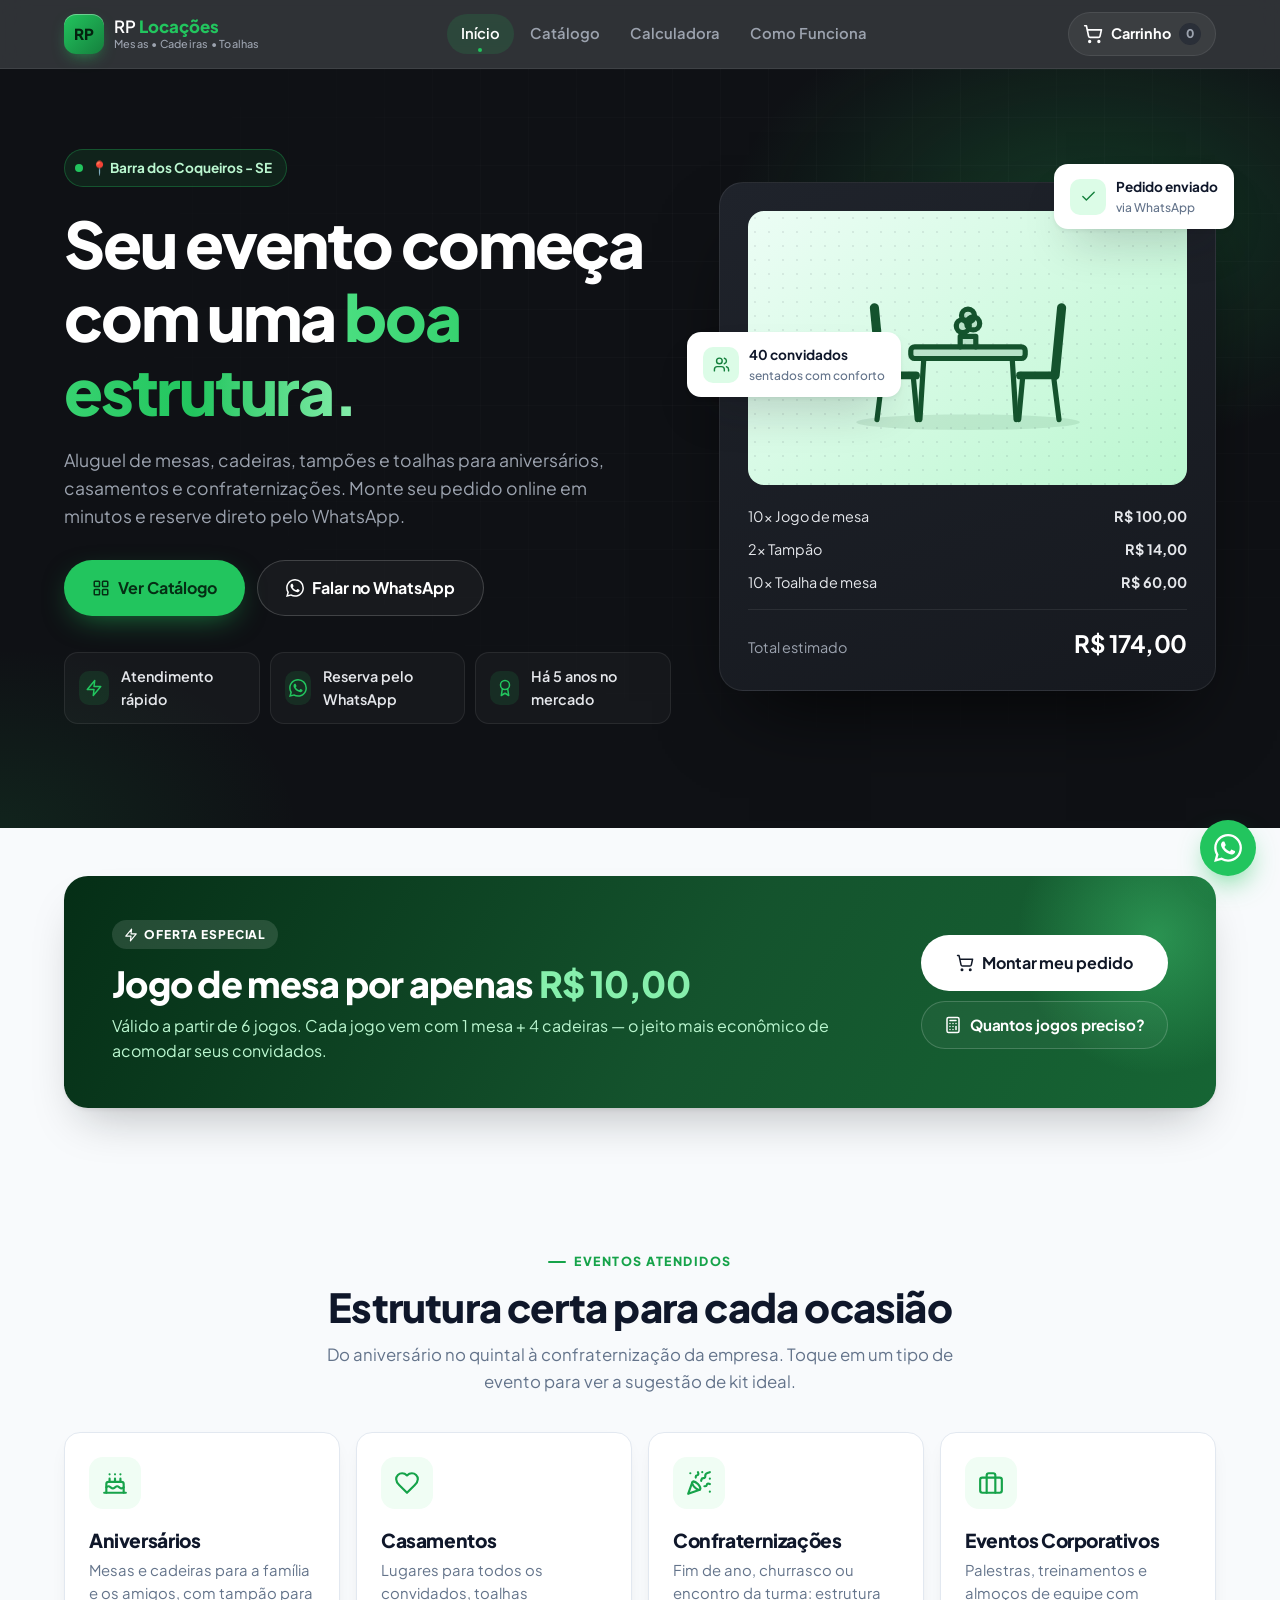
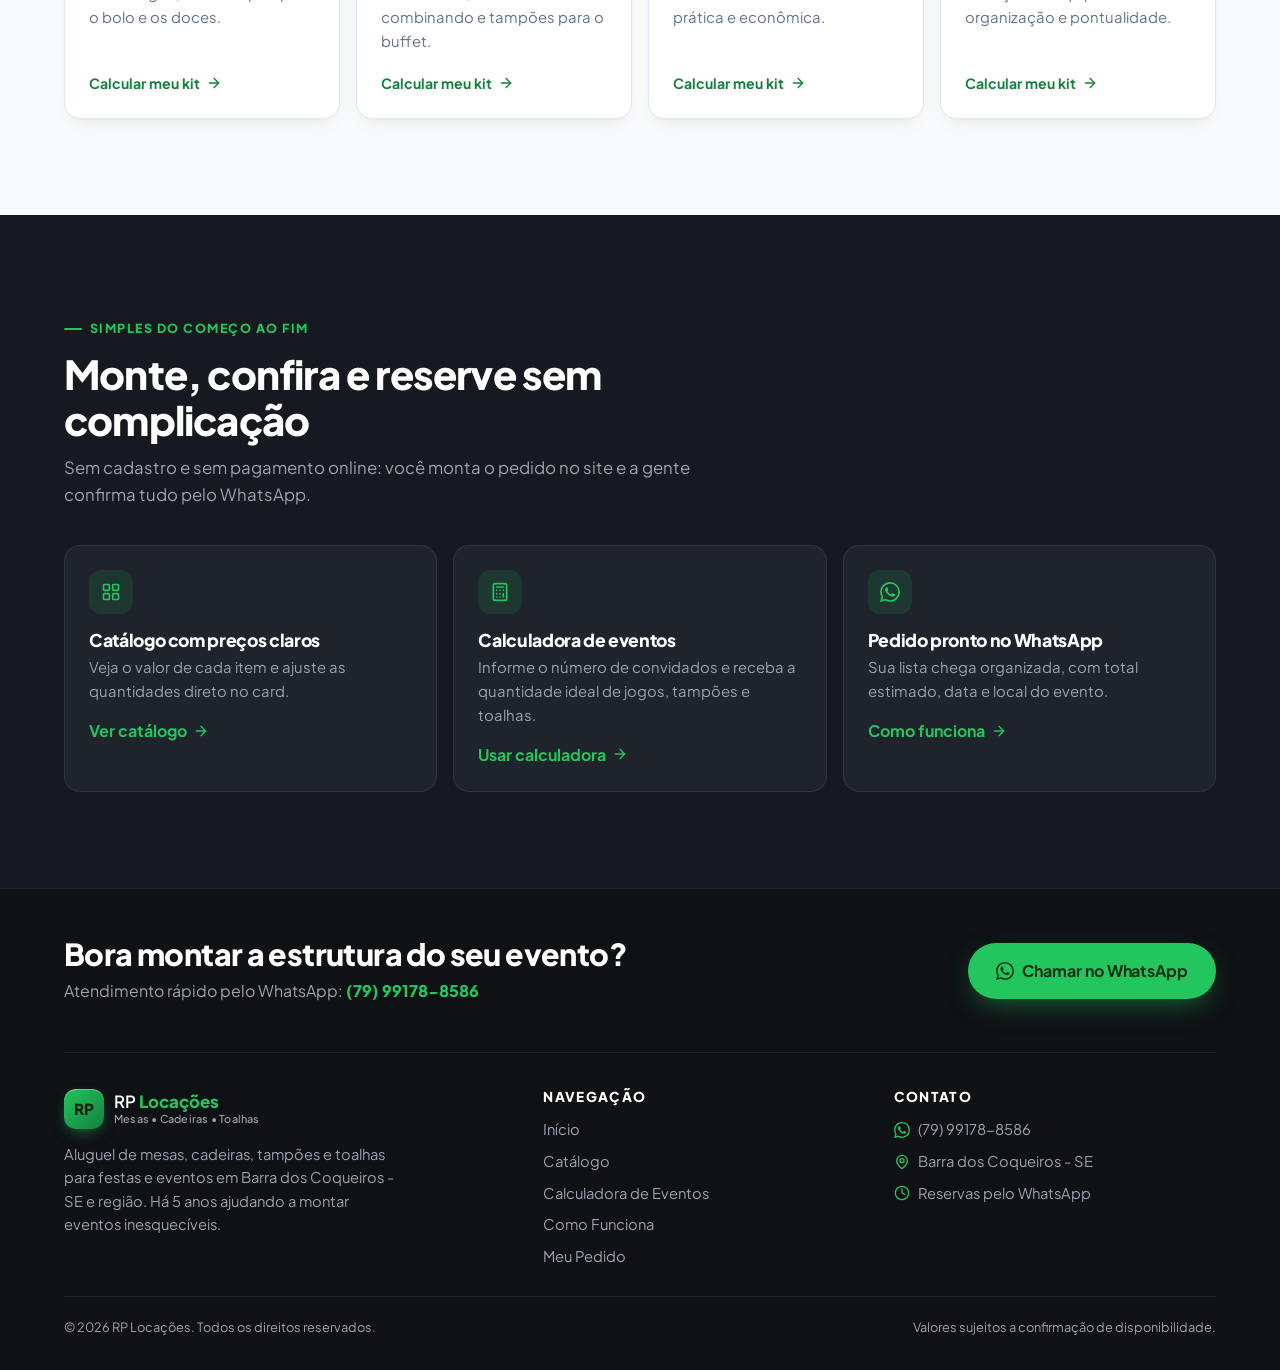
<file: rp-locacoes/index.html>
<!DOCTYPE html>
<html lang="pt-BR">
<head>
  <meta charset="UTF-8">
  <meta name="viewport" content="width=device-width, initial-scale=1.0">
  <title>RP Locações | Mesas, cadeiras e toalhas para eventos em Barra dos Coqueiros - SE</title>
  <meta name="description" content="Aluguel de mesas, cadeiras, tampões e toalhas para festas e eventos em Barra dos Coqueiros - SE. Jogo de mesa a partir de R$ 10,00. Reserve pelo WhatsApp.">
  <meta name="theme-color" content="#0F1115">
  <meta property="og:title" content="RP Locações | Mesas, cadeiras e toalhas para eventos em Barra dos Coqueiros - SE">
  <meta property="og:description" content="Aluguel de mesas, cadeiras, tampões e toalhas para festas e eventos em Barra dos Coqueiros - SE. Jogo de mesa a partir de R$ 10,00. Reserve pelo WhatsApp.">
  <meta property="og:locale" content="pt_BR">
  <link rel="icon" href="img/favicon.svg" type="image/svg+xml">
  <link rel="preconnect" href="https://fonts.googleapis.com">
  <link rel="preconnect" href="https://fonts.gstatic.com" crossorigin>
  <link href="https://fonts.googleapis.com/css2?family=Plus+Jakarta+Sans:wght@400;500;600;700;800&display=swap" rel="stylesheet">
  <link rel="stylesheet" href="css/style.css">
</head>
<body data-page="inicio">
  <a class="skip-link" href="#conteudo">Pular para o conteúdo</a>

  <!-- ===================== CABEÇALHO (igual em todas as páginas) ===================== -->
  <header class="site-header">
    <div class="container header-inner">
      <a href="index.html" class="logo" aria-label="RP Locações — página inicial">
        <span class="logo-mark">RP</span>
        <span class="logo-text"><span>RP <strong>Locações</strong></span><small>Mesas • Cadeiras • Toalhas</small></span>
      </a>

      <nav class="main-nav" aria-label="Navegação principal">
        <a href="index.html" data-nav="inicio" aria-current="page">Início</a>
        <a href="catalogo.html" data-nav="catalogo">Catálogo</a>
        <a href="calculadora.html" data-nav="calculadora">Calculadora</a>
        <a href="como-funciona.html" data-nav="como-funciona">Como Funciona</a>
      </nav>

      <div class="header-actions">
        <button type="button" class="cart-btn" data-cart-open aria-label="Abrir carrinho" aria-controls="cart-drawer">
          <i data-icon="cart"></i>
          <span class="cart-btn-label">Carrinho</span>
          <span class="cart-count" data-cart-count>0</span>
        </button>
        <button type="button" class="menu-toggle" aria-expanded="false" aria-controls="mobile-menu" aria-label="Abrir menu">
          <span></span><span></span><span></span>
        </button>
      </div>
    </div>

    <div class="mobile-menu" id="mobile-menu">
      <nav aria-label="Navegação principal (celular)">
        <a href="index.html" data-nav="inicio" aria-current="page"><i data-icon="home"></i>Início</a>
        <a href="catalogo.html" data-nav="catalogo"><i data-icon="grid"></i>Catálogo</a>
        <a href="calculadora.html" data-nav="calculadora"><i data-icon="calculator"></i>Calculadora</a>
        <a href="como-funciona.html" data-nav="como-funciona"><i data-icon="help"></i>Como Funciona</a>
        <a href="carrinho.html" data-nav="carrinho"><i data-icon="cart"></i>Meu Pedido</a>
      </nav>
      <a class="btn btn-primary btn-block" data-wa="Olá, RP Locações! Gostaria de mais informações."><i data-icon="whatsapp"></i>Falar no WhatsApp</a>
    </div>
  </header>

  <main id="conteudo">
    <!-- ===================== HERO ===================== -->
    <section class="hero">
      <div class="container hero-grid">
        <div>
          <span class="badge-location"><span class="dot"></span>📍 Barra dos Coqueiros - SE</span>
          <h1>Seu evento começa com uma <span class="accent">boa estrutura.</span></h1>
          <p class="hero-sub">Aluguel de mesas, cadeiras, tampões e toalhas para aniversários, casamentos e confraternizações. Monte seu pedido online em minutos e reserve direto pelo WhatsApp.</p>
          <div class="hero-actions">
            <a href="catalogo.html" class="btn btn-primary btn-lg"><i data-icon="grid"></i>Ver Catálogo</a>
            <a class="btn btn-ghost btn-lg" data-wa="Olá, RP Locações! Gostaria de fazer um orçamento para o meu evento."><i data-icon="whatsapp"></i>Falar no WhatsApp</a>
          </div>

          <ul class="trust-row" aria-label="Por que escolher a RP Locações">
            <li class="trust-item"><span class="trust-ic"><i data-icon="zap"></i></span>Atendimento rápido</li>
            <li class="trust-item"><span class="trust-ic"><i data-icon="whatsapp"></i></span>Reserva pelo WhatsApp</li>
            <li class="trust-item"><span class="trust-ic"><i data-icon="award"></i></span>Há 5 anos no mercado</li>
          </ul>
        </div>

        <!-- Visual decorativo: prévia de um pedido -->
        <div class="hero-visual" aria-hidden="true">
          <div class="hero-card">
            <div class="ph ph-jogos" style="position:relative;aspect-ratio:16/10;border-radius:16px;overflow:hidden">
              <svg class="ph-art" viewBox="0 0 200 135" fill="none" stroke="currentColor" stroke-width="4" stroke-linecap="round" stroke-linejoin="round">
                <ellipse cx="100" cy="124" rx="86" ry="6" fill="currentColor" fill-opacity=".1" stroke="none"/>
                <path d="M28 36 L33 88" stroke-width="7"/><path d="M33 88 H60" stroke-width="6"/><path d="M34 90 L30 122 M58 90 L61 122"/>
                <path d="M172 36 L167 88" stroke-width="7"/><path d="M167 88 H140" stroke-width="6"/><path d="M166 90 L170 122 M142 90 L139 122"/>
                <rect x="56" y="66" width="88" height="9" rx="3" fill="currentColor" fill-opacity=".14"/><path d="M66 75 L63 122 M134 75 L137 122"/>
                <path d="M94 66 v-8 h12 v8" fill="currentColor" fill-opacity=".14"/><circle cx="96" cy="50" r="5" fill="currentColor" fill-opacity=".14"/><circle cx="104" cy="48" r="5" fill="currentColor" fill-opacity=".14"/><circle cx="100" cy="42" r="5" fill="currentColor" fill-opacity=".14"/>
              </svg>
            </div>
            <div style="margin-top:20px;display:grid;gap:10px;font-size:.9rem">
              <div style="display:flex;justify-content:space-between;color:#E5E7EB"><span>10x Jogo de mesa</span><b>R$ 100,00</b></div>
              <div style="display:flex;justify-content:space-between;color:#E5E7EB"><span>2x Tampão</span><b>R$ 14,00</b></div>
              <div style="display:flex;justify-content:space-between;color:#E5E7EB"><span>10x Toalha de mesa</span><b>R$ 60,00</b></div>
              <div style="height:1px;background:rgba(255,255,255,.08);margin:4px 0"></div>
              <div style="display:flex;justify-content:space-between;align-items:baseline;color:#fff"><span style="color:#9CA3AF">Total estimado</span><b style="font-size:1.5rem;letter-spacing:-.02em">R$ 174,00</b></div>
            </div>
          </div>
          <div class="hero-float f1"><span class="hf-ic"><i data-icon="users"></i></span><div>40 convidados<small>sentados com conforto</small></div></div>
          <div class="hero-float f2"><span class="hf-ic"><i data-icon="check"></i></span><div>Pedido enviado<small>via WhatsApp</small></div></div>
        </div>
      </div>
    </section>

    <!-- ===================== PROMOÇÃO ===================== -->
    <section class="section-sm" style="padding-top:48px">
      <div class="container">
        <div class="promo reveal">
          <div>
            <span class="promo-tag"><i data-icon="zap"></i>Oferta especial</span>
            <h2>Jogo de mesa por apenas <span class="promo-price">R$ 10,00</span></h2>
            <p>Válido a partir de 6 jogos. Cada jogo vem com 1 mesa + 4 cadeiras — o jeito mais econômico de acomodar seus convidados.</p>
          </div>
          <div class="promo-actions">
            <a href="catalogo.html?categoria=jogos" class="btn btn-light btn-lg"><i data-icon="cart"></i>Montar meu pedido</a>
            <a href="calculadora.html" class="btn btn-ghost"><i data-icon="calculator"></i>Quantos jogos preciso?</a>
          </div>
        </div>
      </div>
    </section>

    <!-- ===================== TIPOS DE EVENTOS ===================== -->
    <section class="section">
      <div class="container">
        <div class="section-head center reveal">
          <span class="eyebrow">Eventos atendidos</span>
          <h2 class="section-title">Estrutura certa para cada ocasião</h2>
          <p class="section-sub">Do aniversário no quintal à confraternização da empresa. Toque em um tipo de evento para ver a sugestão de kit ideal.</p>
        </div>

        <div class="events-grid">
          <a href="calculadora.html?tipo=informal&amp;convidados=50" class="event-card reveal">
            <span class="ev-ic"><i data-icon="cake"></i></span>
            <h3>Aniversários</h3>
            <p>Mesas e cadeiras para a família e os amigos, com tampão para o bolo e os doces.</p>
            <span class="ev-cta">Calcular meu kit <i data-icon="arrow"></i></span>
          </a>
          <a href="calculadora.html?tipo=sentado&amp;convidados=120" class="event-card reveal reveal-delay-1">
            <span class="ev-ic"><i data-icon="heart"></i></span>
            <h3>Casamentos</h3>
            <p>Lugares para todos os convidados, toalhas combinando e tampões para o buffet.</p>
            <span class="ev-cta">Calcular meu kit <i data-icon="arrow"></i></span>
          </a>
          <a href="calculadora.html?tipo=confraternizacao&amp;convidados=60" class="event-card reveal reveal-delay-2">
            <span class="ev-ic"><i data-icon="party"></i></span>
            <h3>Confraternizações</h3>
            <p>Fim de ano, churrasco ou encontro da turma: estrutura prática e econômica.</p>
            <span class="ev-cta">Calcular meu kit <i data-icon="arrow"></i></span>
          </a>
          <a href="calculadora.html?tipo=sentado&amp;convidados=80" class="event-card reveal reveal-delay-3">
            <span class="ev-ic"><i data-icon="briefcase"></i></span>
            <h3>Eventos Corporativos</h3>
            <p>Palestras, treinamentos e almoços de equipe com organização e pontualidade.</p>
            <span class="ev-cta">Calcular meu kit <i data-icon="arrow"></i></span>
          </a>
        </div>
      </div>
    </section>

    <!-- ===================== DIFERENCIAIS ===================== -->
    <section class="section section-dark">
      <div class="container">
        <div class="section-head reveal">
          <span class="eyebrow">Simples do começo ao fim</span>
          <h2 class="section-title" style="color:#fff">Monte, confira e reserve sem complicação</h2>
          <p class="section-sub">Sem cadastro e sem pagamento online: você monta o pedido no site e a gente confirma tudo pelo WhatsApp.</p>
        </div>
        <div class="feature-grid">
          <div class="feature reveal">
            <span class="ft-ic"><i data-icon="grid"></i></span>
            <h3>Catálogo com preços claros</h3>
            <p>Veja o valor de cada item e ajuste as quantidades direto no card.</p>
            <a href="catalogo.html" class="link-arrow">Ver catálogo <i data-icon="arrow"></i></a>
          </div>
          <div class="feature reveal reveal-delay-1">
            <span class="ft-ic"><i data-icon="calculator"></i></span>
            <h3>Calculadora de eventos</h3>
            <p>Informe o número de convidados e receba a quantidade ideal de jogos, tampões e toalhas.</p>
            <a href="calculadora.html" class="link-arrow">Usar calculadora <i data-icon="arrow"></i></a>
          </div>
          <div class="feature reveal reveal-delay-2">
            <span class="ft-ic"><i data-icon="whatsapp"></i></span>
            <h3>Pedido pronto no WhatsApp</h3>
            <p>Sua lista chega organizada, com total estimado, data e local do evento.</p>
            <a href="como-funciona.html" class="link-arrow">Como funciona <i data-icon="arrow"></i></a>
          </div>
        </div>
      </div>
    </section>
  </main>

  <!-- ===================== RODAPÉ (igual em todas as páginas) ===================== -->
  <footer class="site-footer">
    <div class="container">
      <div class="footer-cta">
        <div>
          <h2>Bora montar a estrutura do seu evento?</h2>
          <p>Atendimento rápido pelo WhatsApp: <a class="phone" data-wa="Olá, RP Locações! Gostaria de fazer um orçamento.">(79) 99178-8586</a></p>
        </div>
        <a class="btn btn-primary btn-lg" data-wa="Olá, RP Locações! Gostaria de fazer um orçamento."><i data-icon="whatsapp"></i>Chamar no WhatsApp</a>
      </div>

      <div class="footer-grid">
        <div>
          <a href="index.html" class="logo" aria-label="RP Locações — página inicial">
            <span class="logo-mark">RP</span>
            <span class="logo-text"><span>RP <strong>Locações</strong></span><small>Mesas • Cadeiras • Toalhas</small></span>
          </a>
          <p>Aluguel de mesas, cadeiras, tampões e toalhas para festas e eventos em Barra dos Coqueiros - SE e região. Há 5 anos ajudando a montar eventos inesquecíveis.</p>
        </div>
        <div>
          <h3>Navegação</h3>
          <div class="footer-links">
            <a href="index.html">Início</a>
            <a href="catalogo.html">Catálogo</a>
            <a href="calculadora.html">Calculadora de Eventos</a>
            <a href="como-funciona.html">Como Funciona</a>
            <a href="carrinho.html">Meu Pedido</a>
          </div>
        </div>
        <div>
          <h3>Contato</h3>
          <div class="footer-links">
            <a data-wa="Olá, RP Locações!"><i data-icon="whatsapp"></i>(79) 99178-8586</a>
            <a href="como-funciona.html#area"><i data-icon="pin"></i>Barra dos Coqueiros - SE</a>
            <a href="como-funciona.html#pagamento"><i data-icon="clock"></i>Reservas pelo WhatsApp</a>
          </div>
        </div>
      </div>

      <div class="footer-bottom">
        <span>© <span data-year>2026</span> RP Locações. Todos os direitos reservados.</span>
        <span>Valores sujeitos a confirmação de disponibilidade.</span>
      </div>
    </div>
  </footer>

  <!-- Ordem importa: dados → carrinho compartilhado → interações da página -->
  <script src="js/products.js" defer></script>
  <script src="js/cart.js" defer></script>
  <script src="js/app.js" defer></script>
</body>
</html>
</file>
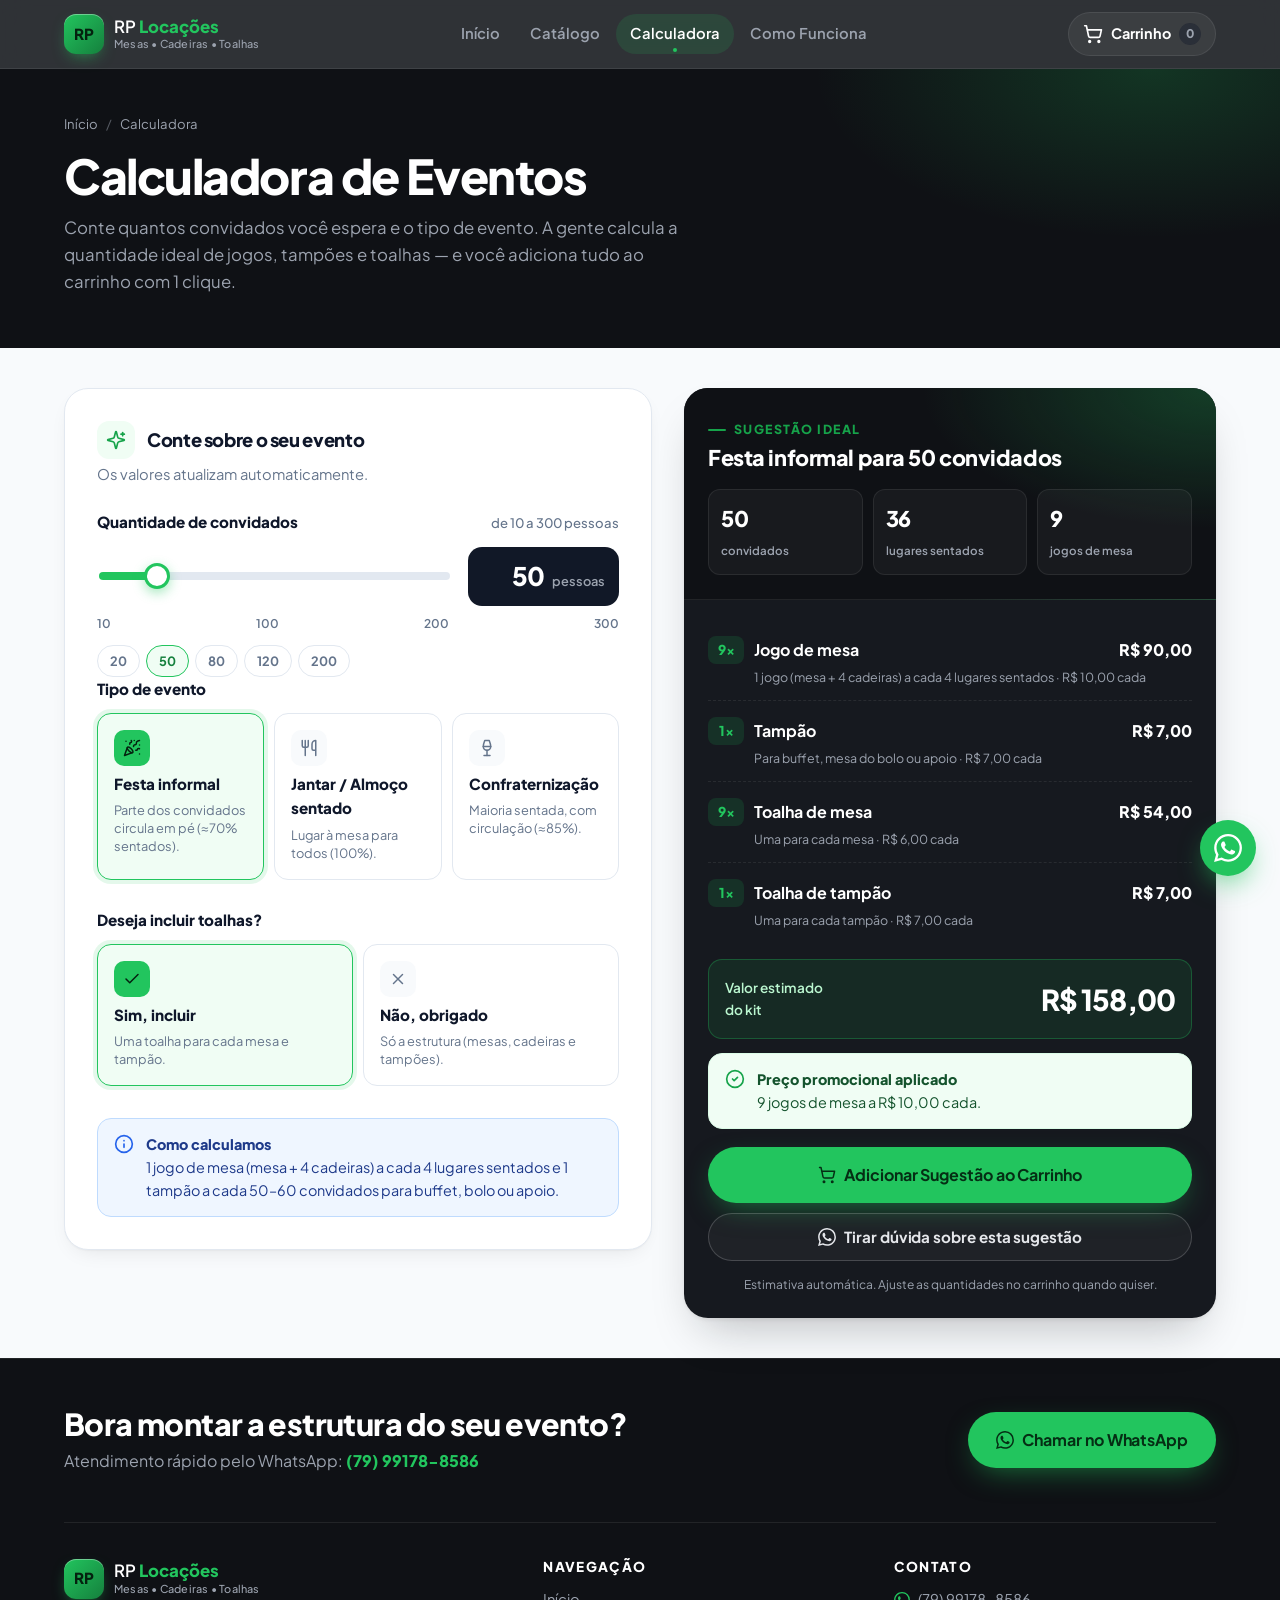
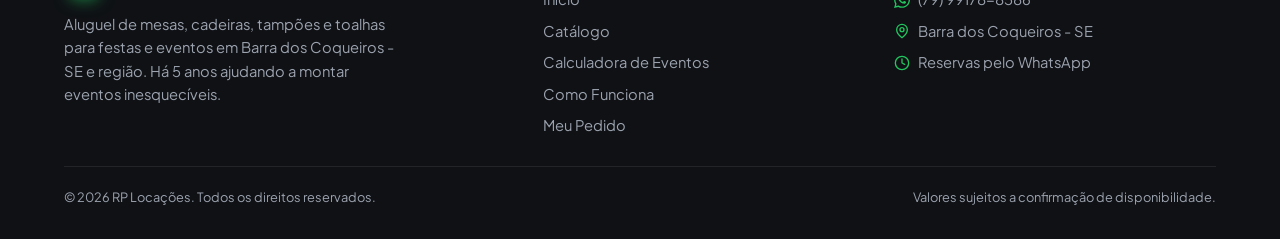
<file: rp-locacoes/calculadora.html>
<!DOCTYPE html>
<html lang="pt-BR">
<head>
  <meta charset="UTF-8">
  <meta name="viewport" content="width=device-width, initial-scale=1.0">
  <title>Calculadora de Eventos | RP Locações</title>
  <meta name="description" content="Descubra quantos jogos de mesa, tampões e toalhas você precisa a partir do número de convidados.">
  <meta name="theme-color" content="#0F1115">
  <meta property="og:title" content="Calculadora de Eventos | RP Locações">
  <meta property="og:description" content="Descubra quantos jogos de mesa, tampões e toalhas você precisa a partir do número de convidados.">
  <meta property="og:locale" content="pt_BR">
  <link rel="icon" href="img/favicon.svg" type="image/svg+xml">
  <link rel="preconnect" href="https://fonts.googleapis.com">
  <link rel="preconnect" href="https://fonts.gstatic.com" crossorigin>
  <link href="https://fonts.googleapis.com/css2?family=Plus+Jakarta+Sans:wght@400;500;600;700;800&display=swap" rel="stylesheet">
  <link rel="stylesheet" href="css/style.css">
</head>
<body data-page="calculadora">
  <a class="skip-link" href="#conteudo">Pular para o conteúdo</a>

  <!-- ===================== CABEÇALHO (igual em todas as páginas) ===================== -->
  <header class="site-header">
    <div class="container header-inner">
      <a href="index.html" class="logo" aria-label="RP Locações — página inicial">
        <span class="logo-mark">RP</span>
        <span class="logo-text"><span>RP <strong>Locações</strong></span><small>Mesas • Cadeiras • Toalhas</small></span>
      </a>

      <nav class="main-nav" aria-label="Navegação principal">
        <a href="index.html" data-nav="inicio">Início</a>
        <a href="catalogo.html" data-nav="catalogo">Catálogo</a>
        <a href="calculadora.html" data-nav="calculadora" aria-current="page">Calculadora</a>
        <a href="como-funciona.html" data-nav="como-funciona">Como Funciona</a>
      </nav>

      <div class="header-actions">
        <button type="button" class="cart-btn" data-cart-open aria-label="Abrir carrinho" aria-controls="cart-drawer">
          <i data-icon="cart"></i>
          <span class="cart-btn-label">Carrinho</span>
          <span class="cart-count" data-cart-count>0</span>
        </button>
        <button type="button" class="menu-toggle" aria-expanded="false" aria-controls="mobile-menu" aria-label="Abrir menu">
          <span></span><span></span><span></span>
        </button>
      </div>
    </div>

    <div class="mobile-menu" id="mobile-menu">
      <nav aria-label="Navegação principal (celular)">
        <a href="index.html" data-nav="inicio"><i data-icon="home"></i>Início</a>
        <a href="catalogo.html" data-nav="catalogo"><i data-icon="grid"></i>Catálogo</a>
        <a href="calculadora.html" data-nav="calculadora" aria-current="page"><i data-icon="calculator"></i>Calculadora</a>
        <a href="como-funciona.html" data-nav="como-funciona"><i data-icon="help"></i>Como Funciona</a>
        <a href="carrinho.html" data-nav="carrinho"><i data-icon="cart"></i>Meu Pedido</a>
      </nav>
      <a class="btn btn-primary btn-block" data-wa="Olá, RP Locações! Gostaria de mais informações."><i data-icon="whatsapp"></i>Falar no WhatsApp</a>
    </div>
  </header>

  <main id="conteudo">
    <section class="page-hero">
      <div class="container">
        <nav class="crumbs" aria-label="Você está em"><a href="index.html">Início</a><span class="sep">/</span><span>Calculadora</span></nav>
        <h1>Calculadora de Eventos</h1>
        <p>Conte quantos convidados você espera e o tipo de evento. A gente calcula a quantidade ideal de jogos, tampões e toalhas — e você adiciona tudo ao carrinho com 1 clique.</p>
      </div>
    </section>

    <section class="section-sm">
      <div class="container calc-layout">
        <form class="panel" data-calc novalidate>
          <h2 class="panel-title"><span class="pt-ic"><i data-icon="sparkles"></i></span>Conte sobre o seu evento</h2>
          <p class="panel-sub">Os valores atualizam automaticamente.</p>

          <div class="field-group">
            <div class="field-label"><label for="convidados">Quantidade de convidados</label><small>de 10 a 300 pessoas</small></div>
            <div class="guests-row">
              <input class="range" type="range" step="1" value="50" aria-label="Quantidade de convidados (controle deslizante)" data-guests-range>
              <div class="guests-display">
                <input id="convidados" type="number" inputmode="numeric" value="50" data-guests-input>
                <span>pessoas</span>
              </div>
            </div>
            <div class="range-scale" aria-hidden="true"><span>10</span><span>100</span><span>200</span><span>300</span></div>
            <div class="quick-picks" aria-label="Atalhos de quantidade">
              <button type="button" class="chip" data-guests="20">20</button>
              <button type="button" class="chip" data-guests="50">50</button>
              <button type="button" class="chip" data-guests="80">80</button>
              <button type="button" class="chip" data-guests="120">120</button>
              <button type="button" class="chip" data-guests="200">200</button>
            </div>
          </div>

          <fieldset class="field-group" style="border:0;padding:0;margin-inline:0">
            <legend class="field-label" style="padding:0">Tipo de evento</legend>
            <div class="option-cards">
              <div class="option-card">
                <input type="radio" name="tipo" id="tipo-informal" value="informal" checked>
                <label for="tipo-informal"><span class="oc-ic"><i data-icon="party"></i></span><strong>Festa informal</strong><small>Parte dos convidados circula em pé (≈70% sentados).</small></label>
              </div>
              <div class="option-card">
                <input type="radio" name="tipo" id="tipo-sentado" value="sentado">
                <label for="tipo-sentado"><span class="oc-ic"><i data-icon="utensils"></i></span><strong>Jantar / Almoço sentado</strong><small>Lugar à mesa para todos (100%).</small></label>
              </div>
              <div class="option-card">
                <input type="radio" name="tipo" id="tipo-confra" value="confraternizacao">
                <label for="tipo-confra"><span class="oc-ic"><i data-icon="glass"></i></span><strong>Confraternização</strong><small>Maioria sentada, com circulação (≈85%).</small></label>
              </div>
            </div>
          </fieldset>

          <fieldset class="field-group" style="border:0;padding:0;margin-inline:0">
            <legend class="field-label" style="padding:0">Deseja incluir toalhas?</legend>
            <div class="option-cards two">
              <div class="option-card">
                <input type="radio" name="toalhas" id="toalhas-sim" value="sim" checked>
                <label for="toalhas-sim"><span class="oc-ic"><i data-icon="check"></i></span><strong>Sim, incluir</strong><small>Uma toalha para cada mesa e tampão.</small></label>
              </div>
              <div class="option-card">
                <input type="radio" name="toalhas" id="toalhas-nao" value="nao">
                <label for="toalhas-nao"><span class="oc-ic"><i data-icon="x"></i></span><strong>Não, obrigado</strong><small>Só a estrutura (mesas, cadeiras e tampões).</small></label>
              </div>
            </div>
          </fieldset>

          <div class="alert alert-info mt-8">
            <i data-icon="info"></i>
            <div><strong>Como calculamos</strong>1 jogo de mesa (mesa + 4 cadeiras) a cada 4 lugares sentados e 1 tampão a cada 50–60 convidados para buffet, bolo ou apoio.</div>
          </div>
        </form>

        <!-- Resultado renderizado por js/app.js -->
        <aside class="result-card" data-calc-result aria-live="polite"></aside>
      </div>
    </section>
  </main>

  <!-- ===================== RODAPÉ (igual em todas as páginas) ===================== -->
  <footer class="site-footer">
    <div class="container">
      <div class="footer-cta">
        <div>
          <h2>Bora montar a estrutura do seu evento?</h2>
          <p>Atendimento rápido pelo WhatsApp: <a class="phone" data-wa="Olá, RP Locações! Gostaria de fazer um orçamento.">(79) 99178-8586</a></p>
        </div>
        <a class="btn btn-primary btn-lg" data-wa="Olá, RP Locações! Gostaria de fazer um orçamento."><i data-icon="whatsapp"></i>Chamar no WhatsApp</a>
      </div>

      <div class="footer-grid">
        <div>
          <a href="index.html" class="logo" aria-label="RP Locações — página inicial">
            <span class="logo-mark">RP</span>
            <span class="logo-text"><span>RP <strong>Locações</strong></span><small>Mesas • Cadeiras • Toalhas</small></span>
          </a>
          <p>Aluguel de mesas, cadeiras, tampões e toalhas para festas e eventos em Barra dos Coqueiros - SE e região. Há 5 anos ajudando a montar eventos inesquecíveis.</p>
        </div>
        <div>
          <h3>Navegação</h3>
          <div class="footer-links">
            <a href="index.html">Início</a>
            <a href="catalogo.html">Catálogo</a>
            <a href="calculadora.html">Calculadora de Eventos</a>
            <a href="como-funciona.html">Como Funciona</a>
            <a href="carrinho.html">Meu Pedido</a>
          </div>
        </div>
        <div>
          <h3>Contato</h3>
          <div class="footer-links">
            <a data-wa="Olá, RP Locações!"><i data-icon="whatsapp"></i>(79) 99178-8586</a>
            <a href="como-funciona.html#area"><i data-icon="pin"></i>Barra dos Coqueiros - SE</a>
            <a href="como-funciona.html#pagamento"><i data-icon="clock"></i>Reservas pelo WhatsApp</a>
          </div>
        </div>
      </div>

      <div class="footer-bottom">
        <span>© <span data-year>2026</span> RP Locações. Todos os direitos reservados.</span>
        <span>Valores sujeitos a confirmação de disponibilidade.</span>
      </div>
    </div>
  </footer>

  <!-- Ordem importa: dados → carrinho compartilhado → interações da página -->
  <script src="js/products.js" defer></script>
  <script src="js/cart.js" defer></script>
  <script src="js/app.js" defer></script>
</body>
</html>
</file>
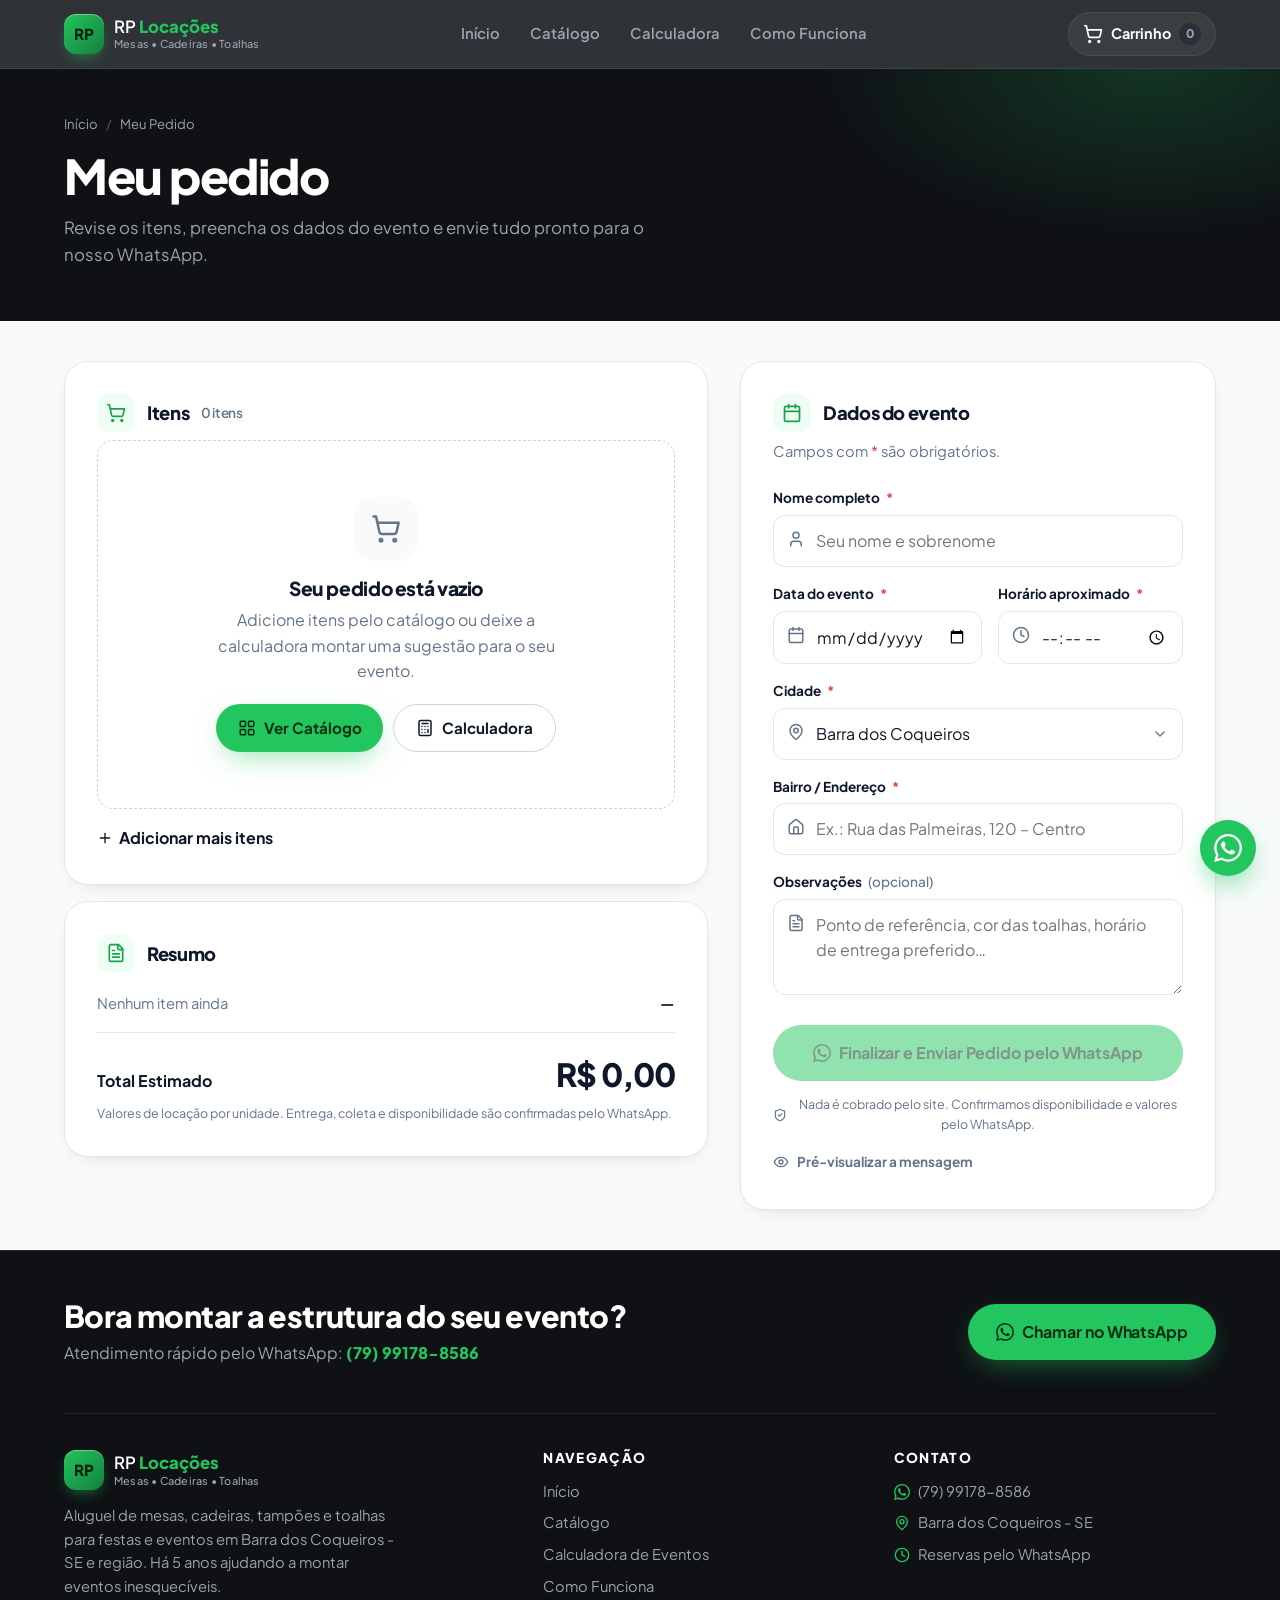
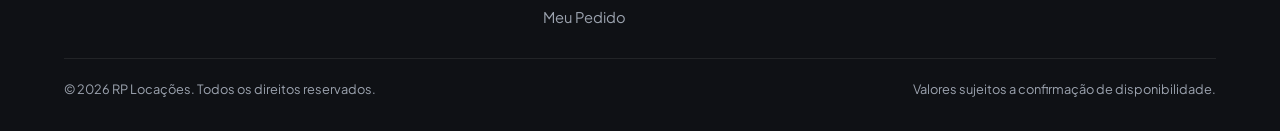
<file: rp-locacoes/carrinho.html>
<!DOCTYPE html>
<html lang="pt-BR">
<head>
  <meta charset="UTF-8">
  <meta name="viewport" content="width=device-width, initial-scale=1.0">
  <title>Meu Pedido | RP Locações</title>
  <meta name="description" content="Revise seu pedido, informe os dados do evento e envie pelo WhatsApp da RP Locações.">
  <meta name="theme-color" content="#0F1115">
  <meta property="og:title" content="Meu Pedido | RP Locações">
  <meta property="og:description" content="Revise seu pedido, informe os dados do evento e envie pelo WhatsApp da RP Locações.">
  <meta property="og:locale" content="pt_BR">
  <link rel="icon" href="img/favicon.svg" type="image/svg+xml">
  <link rel="preconnect" href="https://fonts.googleapis.com">
  <link rel="preconnect" href="https://fonts.gstatic.com" crossorigin>
  <link href="https://fonts.googleapis.com/css2?family=Plus+Jakarta+Sans:wght@400;500;600;700;800&display=swap" rel="stylesheet">
  <link rel="stylesheet" href="css/style.css">
</head>
<body data-page="carrinho">
  <a class="skip-link" href="#conteudo">Pular para o conteúdo</a>

  <!-- ===================== CABEÇALHO (igual em todas as páginas) ===================== -->
  <header class="site-header">
    <div class="container header-inner">
      <a href="index.html" class="logo" aria-label="RP Locações — página inicial">
        <span class="logo-mark">RP</span>
        <span class="logo-text"><span>RP <strong>Locações</strong></span><small>Mesas • Cadeiras • Toalhas</small></span>
      </a>

      <nav class="main-nav" aria-label="Navegação principal">
        <a href="index.html" data-nav="inicio">Início</a>
        <a href="catalogo.html" data-nav="catalogo">Catálogo</a>
        <a href="calculadora.html" data-nav="calculadora">Calculadora</a>
        <a href="como-funciona.html" data-nav="como-funciona">Como Funciona</a>
      </nav>

      <div class="header-actions">
        <button type="button" class="cart-btn" data-cart-open aria-label="Abrir carrinho" aria-controls="cart-drawer">
          <i data-icon="cart"></i>
          <span class="cart-btn-label">Carrinho</span>
          <span class="cart-count" data-cart-count>0</span>
        </button>
        <button type="button" class="menu-toggle" aria-expanded="false" aria-controls="mobile-menu" aria-label="Abrir menu">
          <span></span><span></span><span></span>
        </button>
      </div>
    </div>

    <div class="mobile-menu" id="mobile-menu">
      <nav aria-label="Navegação principal (celular)">
        <a href="index.html" data-nav="inicio"><i data-icon="home"></i>Início</a>
        <a href="catalogo.html" data-nav="catalogo"><i data-icon="grid"></i>Catálogo</a>
        <a href="calculadora.html" data-nav="calculadora"><i data-icon="calculator"></i>Calculadora</a>
        <a href="como-funciona.html" data-nav="como-funciona"><i data-icon="help"></i>Como Funciona</a>
        <a href="carrinho.html" data-nav="carrinho" aria-current="page"><i data-icon="cart"></i>Meu Pedido</a>
      </nav>
      <a class="btn btn-primary btn-block" data-wa="Olá, RP Locações! Gostaria de mais informações."><i data-icon="whatsapp"></i>Falar no WhatsApp</a>
    </div>
  </header>

  <main id="conteudo">
    <section class="page-hero">
      <div class="container">
        <nav class="crumbs" aria-label="Você está em"><a href="index.html">Início</a><span class="sep">/</span><span>Meu Pedido</span></nav>
        <h1>Meu pedido</h1>
        <p>Revise os itens, preencha os dados do evento e envie tudo pronto para o nosso WhatsApp.</p>
      </div>
    </section>

    <section class="section-sm">
      <div class="container cart-layout">
        <!-- Coluna 1: itens -->
        <div style="display:grid;gap:16px">
          <div class="panel">
            <div class="cart-panel-head">
              <h2 class="panel-title" style="margin:0"><span class="pt-ic"><i data-icon="cart"></i></span>Itens <span class="ci-unit" style="font-size:.85rem;color:var(--muted);font-weight:600" data-cart-lines>0 itens</span></h2>
              <button type="button" class="text-btn hidden" data-cart-clear><i data-icon="trash"></i>Esvaziar</button>
            </div>
            <div class="cart-items" data-cart-items></div>
            <div data-cart-promo></div>
            <a href="catalogo.html" class="link-arrow mt-4" style="color:var(--text)"><i data-icon="plus"></i>Adicionar mais itens</a>
          </div>

          <div class="panel">
            <h2 class="panel-title"><span class="pt-ic"><i data-icon="note"></i></span>Resumo</h2>
            <div data-cart-summary></div>
          </div>
        </div>

        <!-- Coluna 2: dados do evento + envio -->
        <form class="panel" id="event-form" novalidate>
          <div class="cart-panel-head">
            <h2 class="panel-title" style="margin:0"><span class="pt-ic"><i data-icon="calendar"></i></span>Dados do evento</h2>
            <span class="form-saved" data-form-saved><i data-icon="check"></i>Salvo neste aparelho</span>
          </div>
          <p class="panel-sub">Campos com <span style="color:var(--red-500)">*</span> são obrigatórios.</p>

          <div class="form-grid">
            <div class="field full">
              <label for="f-nome">Nome completo <span class="req">*</span></label>
              <div class="input-wrap"><i data-icon="user"></i><input id="f-nome" name="nome" type="text" autocomplete="name" placeholder="Seu nome e sobrenome" required></div>
              <p class="field-error" role="alert"></p>
            </div>
            <div class="field half">
              <label for="f-data">Data do evento <span class="req">*</span></label>
              <div class="input-wrap"><i data-icon="calendar"></i><input id="f-data" name="data" type="date" required></div>
              <p class="field-error" role="alert"></p>
            </div>
            <div class="field half">
              <label for="f-horario">Horário aproximado <span class="req">*</span></label>
              <div class="input-wrap"><i data-icon="clock"></i><input id="f-horario" name="horario" type="time" required></div>
              <p class="field-error" role="alert"></p>
            </div>
            <div class="field full">
              <label for="f-cidade">Cidade <span class="req">*</span></label>
              <div class="input-wrap"><i data-icon="pin"></i><select id="f-cidade" name="cidade" required></select></div>
              <p class="field-error" role="alert"></p>
            </div>
            <div class="field full">
              <label for="f-endereco">Bairro / Endereço <span class="req">*</span></label>
              <div class="input-wrap"><i data-icon="home"></i><input id="f-endereco" name="endereco" type="text" autocomplete="street-address" placeholder="Ex.: Rua das Palmeiras, 120 – Centro" required></div>
              <p class="field-error" role="alert"></p>
            </div>
            <div class="field full">
              <label for="f-obs">Observações <span class="opt">(opcional)</span></label>
              <div class="input-wrap"><i data-icon="note"></i><textarea id="f-obs" name="obs" placeholder="Ponto de referência, cor das toalhas, horário de entrega preferido…"></textarea></div>
            </div>
          </div>

          <button type="submit" class="btn btn-primary btn-lg btn-block mt-6" data-submit><i data-icon="whatsapp"></i>Finalizar e Enviar Pedido pelo WhatsApp</button>
          <p class="secure-note"><i data-icon="shield"></i>Nada é cobrado pelo site. Confirmamos disponibilidade e valores pelo WhatsApp.</p>

          <details class="wa-preview">
            <summary><i data-icon="eye"></i>Pré-visualizar a mensagem</summary>
            <div class="wa-bubble" data-wa-preview></div>
          </details>
        </form>
      </div>
    </section>
  </main>

  <!-- ===================== RODAPÉ (igual em todas as páginas) ===================== -->
  <footer class="site-footer">
    <div class="container">
      <div class="footer-cta">
        <div>
          <h2>Bora montar a estrutura do seu evento?</h2>
          <p>Atendimento rápido pelo WhatsApp: <a class="phone" data-wa="Olá, RP Locações! Gostaria de fazer um orçamento.">(79) 99178-8586</a></p>
        </div>
        <a class="btn btn-primary btn-lg" data-wa="Olá, RP Locações! Gostaria de fazer um orçamento."><i data-icon="whatsapp"></i>Chamar no WhatsApp</a>
      </div>

      <div class="footer-grid">
        <div>
          <a href="index.html" class="logo" aria-label="RP Locações — página inicial">
            <span class="logo-mark">RP</span>
            <span class="logo-text"><span>RP <strong>Locações</strong></span><small>Mesas • Cadeiras • Toalhas</small></span>
          </a>
          <p>Aluguel de mesas, cadeiras, tampões e toalhas para festas e eventos em Barra dos Coqueiros - SE e região. Há 5 anos ajudando a montar eventos inesquecíveis.</p>
        </div>
        <div>
          <h3>Navegação</h3>
          <div class="footer-links">
            <a href="index.html">Início</a>
            <a href="catalogo.html">Catálogo</a>
            <a href="calculadora.html">Calculadora de Eventos</a>
            <a href="como-funciona.html">Como Funciona</a>
            <a href="carrinho.html">Meu Pedido</a>
          </div>
        </div>
        <div>
          <h3>Contato</h3>
          <div class="footer-links">
            <a data-wa="Olá, RP Locações!"><i data-icon="whatsapp"></i>(79) 99178-8586</a>
            <a href="como-funciona.html#area"><i data-icon="pin"></i>Barra dos Coqueiros - SE</a>
            <a href="como-funciona.html#pagamento"><i data-icon="clock"></i>Reservas pelo WhatsApp</a>
          </div>
        </div>
      </div>

      <div class="footer-bottom">
        <span>© <span data-year>2026</span> RP Locações. Todos os direitos reservados.</span>
        <span>Valores sujeitos a confirmação de disponibilidade.</span>
      </div>
    </div>
  </footer>

  <!-- Ordem importa: dados → carrinho compartilhado → interações da página -->
  <script src="js/products.js" defer></script>
  <script src="js/cart.js" defer></script>
  <script src="js/app.js" defer></script>
</body>
</html>
</file>
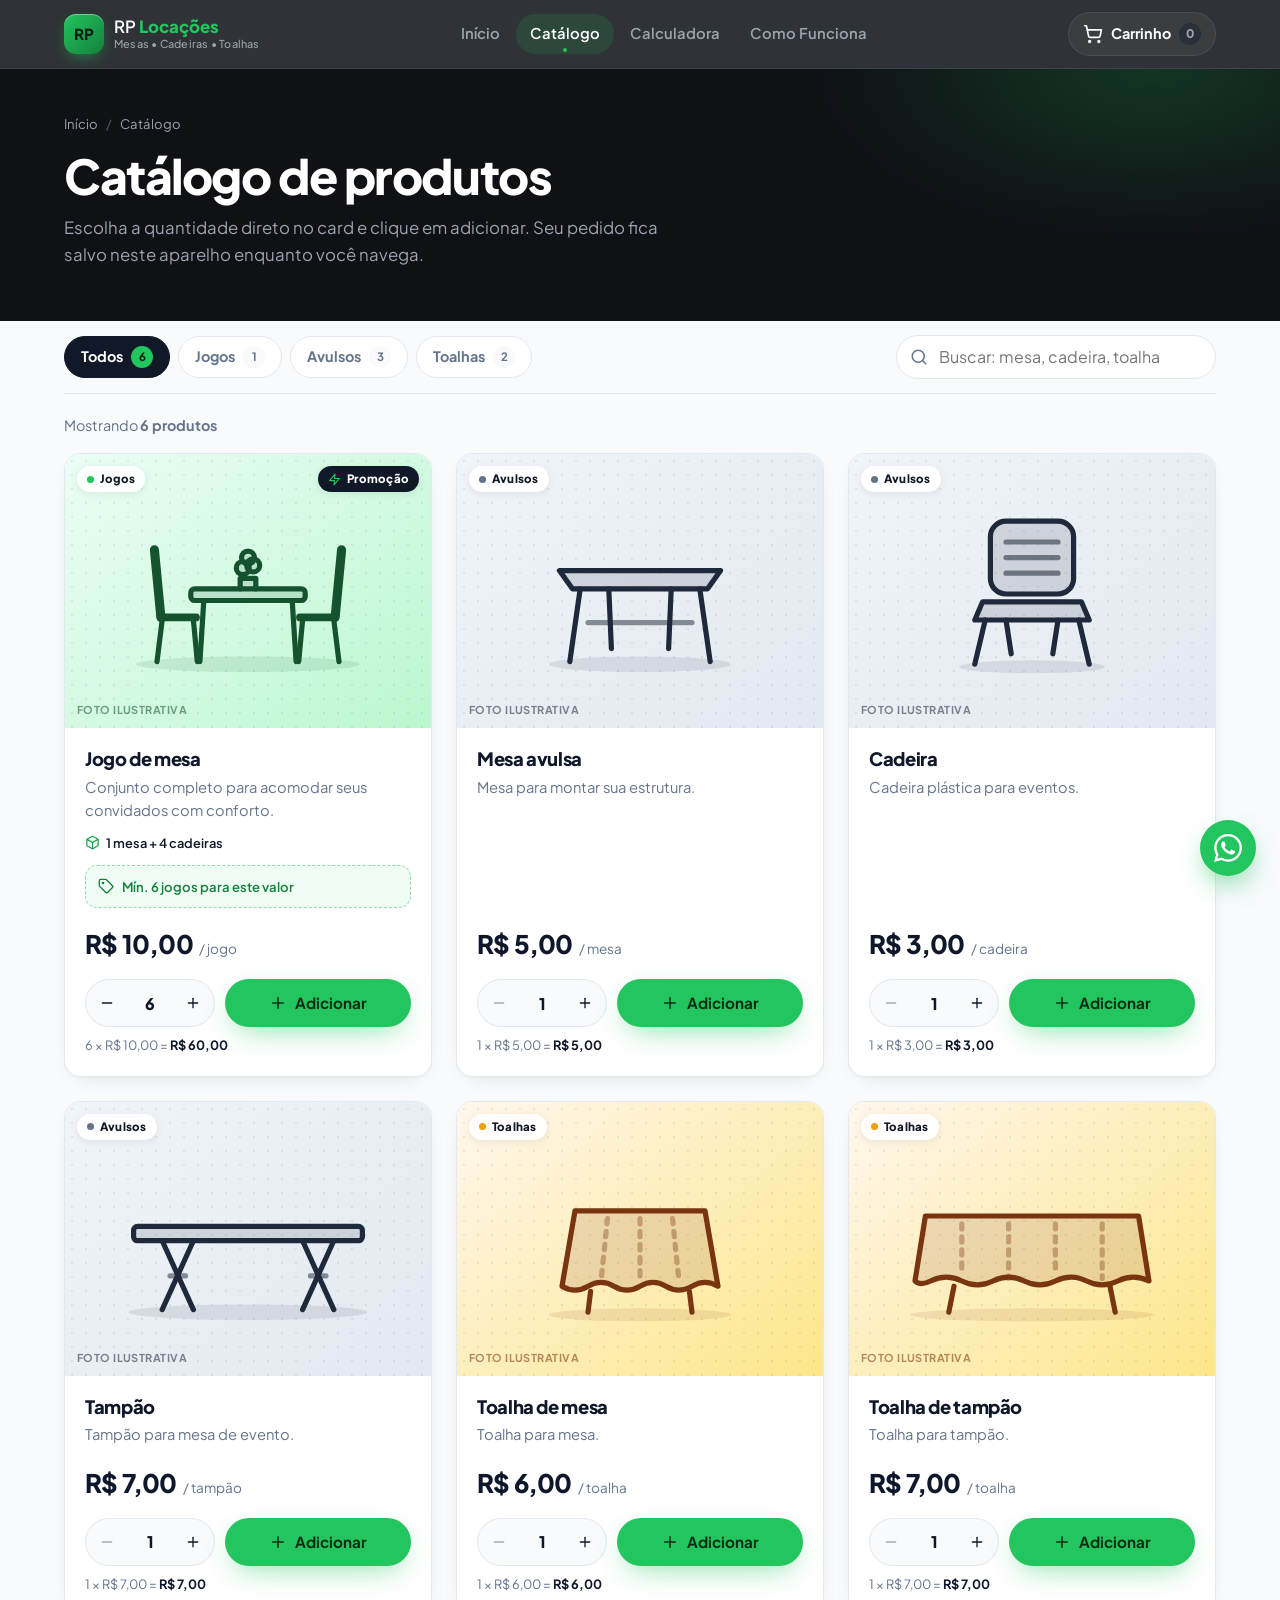
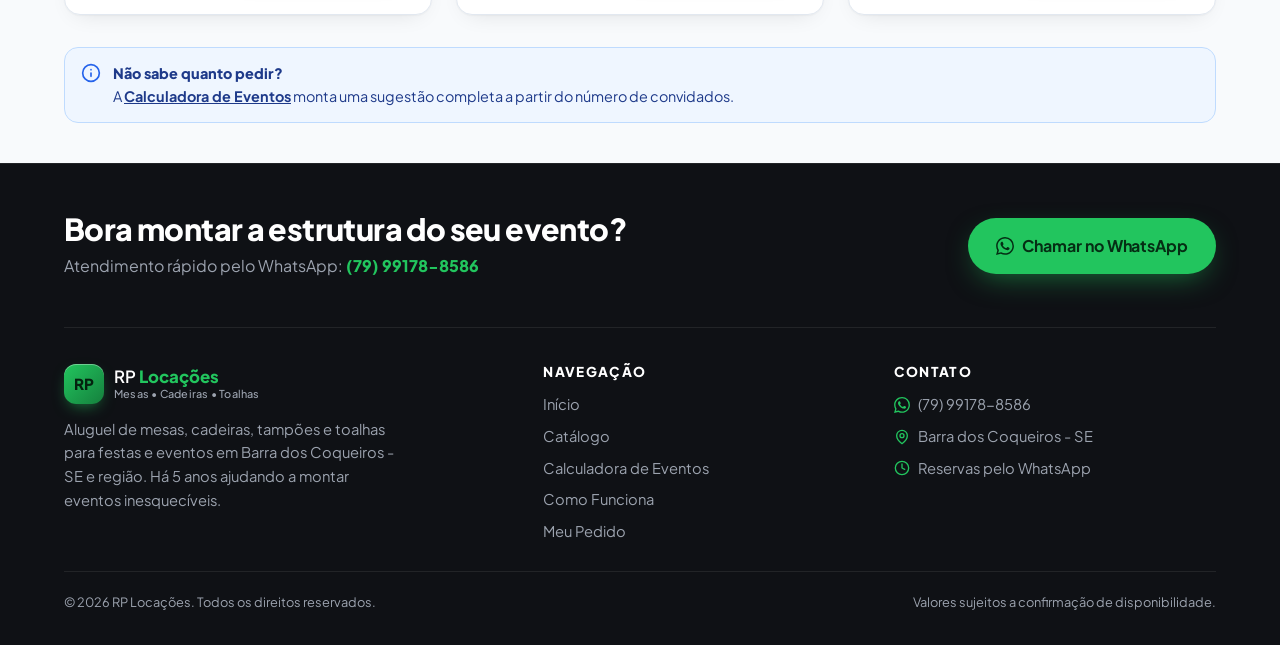
<file: rp-locacoes/catalogo.html>
<!DOCTYPE html>
<html lang="pt-BR">
<head>
  <meta charset="UTF-8">
  <meta name="viewport" content="width=device-width, initial-scale=1.0">
  <title>Catálogo | RP Locações</title>
  <meta name="description" content="Jogos de mesa, mesas avulsas, cadeiras, tampões e toalhas para eventos. Escolha as quantidades e monte seu pedido.">
  <meta name="theme-color" content="#0F1115">
  <meta property="og:title" content="Catálogo | RP Locações">
  <meta property="og:description" content="Jogos de mesa, mesas avulsas, cadeiras, tampões e toalhas para eventos. Escolha as quantidades e monte seu pedido.">
  <meta property="og:locale" content="pt_BR">
  <link rel="icon" href="img/favicon.svg" type="image/svg+xml">
  <link rel="preconnect" href="https://fonts.googleapis.com">
  <link rel="preconnect" href="https://fonts.gstatic.com" crossorigin>
  <link href="https://fonts.googleapis.com/css2?family=Plus+Jakarta+Sans:wght@400;500;600;700;800&display=swap" rel="stylesheet">
  <link rel="stylesheet" href="css/style.css">
</head>
<body data-page="catalogo">
  <a class="skip-link" href="#conteudo">Pular para o conteúdo</a>

  <!-- ===================== CABEÇALHO (igual em todas as páginas) ===================== -->
  <header class="site-header">
    <div class="container header-inner">
      <a href="index.html" class="logo" aria-label="RP Locações — página inicial">
        <span class="logo-mark">RP</span>
        <span class="logo-text"><span>RP <strong>Locações</strong></span><small>Mesas • Cadeiras • Toalhas</small></span>
      </a>

      <nav class="main-nav" aria-label="Navegação principal">
        <a href="index.html" data-nav="inicio">Início</a>
        <a href="catalogo.html" data-nav="catalogo" aria-current="page">Catálogo</a>
        <a href="calculadora.html" data-nav="calculadora">Calculadora</a>
        <a href="como-funciona.html" data-nav="como-funciona">Como Funciona</a>
      </nav>

      <div class="header-actions">
        <button type="button" class="cart-btn" data-cart-open aria-label="Abrir carrinho" aria-controls="cart-drawer">
          <i data-icon="cart"></i>
          <span class="cart-btn-label">Carrinho</span>
          <span class="cart-count" data-cart-count>0</span>
        </button>
        <button type="button" class="menu-toggle" aria-expanded="false" aria-controls="mobile-menu" aria-label="Abrir menu">
          <span></span><span></span><span></span>
        </button>
      </div>
    </div>

    <div class="mobile-menu" id="mobile-menu">
      <nav aria-label="Navegação principal (celular)">
        <a href="index.html" data-nav="inicio"><i data-icon="home"></i>Início</a>
        <a href="catalogo.html" data-nav="catalogo" aria-current="page"><i data-icon="grid"></i>Catálogo</a>
        <a href="calculadora.html" data-nav="calculadora"><i data-icon="calculator"></i>Calculadora</a>
        <a href="como-funciona.html" data-nav="como-funciona"><i data-icon="help"></i>Como Funciona</a>
        <a href="carrinho.html" data-nav="carrinho"><i data-icon="cart"></i>Meu Pedido</a>
      </nav>
      <a class="btn btn-primary btn-block" data-wa="Olá, RP Locações! Gostaria de mais informações."><i data-icon="whatsapp"></i>Falar no WhatsApp</a>
    </div>
  </header>

  <main id="conteudo">
    <section class="page-hero">
      <div class="container">
        <nav class="crumbs" aria-label="Você está em"><a href="index.html">Início</a><span class="sep">/</span><span>Catálogo</span></nav>
        <h1>Catálogo de produtos</h1>
        <p>Escolha a quantidade direto no card e clique em adicionar. Seu pedido fica salvo neste aparelho enquanto você navega.</p>
      </div>
    </section>

    <section class="section-sm" style="padding-top:0">
      <div class="container">
        <!-- Filtros + busca (os produtos vêm de js/products.js) -->
        <div class="catalog-toolbar">
          <div class="filter-tabs" role="tablist" aria-label="Filtrar por categoria" data-filter-tabs></div>
          <div class="search-field">
            <i data-icon="search"></i>
            <label for="busca" class="sr-only">Buscar produto</label>
            <input id="busca" type="search" placeholder="Buscar: mesa, cadeira, toalha…" autocomplete="off" data-search>
            <button type="button" class="search-clear" aria-label="Limpar busca" data-search-clear><i data-icon="x"></i></button>
          </div>
        </div>

        <div class="catalog-meta"><span data-catalog-meta aria-live="polite"></span></div>

        <div class="products-grid" data-products>
          <noscript><p>Ative o JavaScript para ver o catálogo, ou chame no WhatsApp: (79) 99178-8586.</p></noscript>
        </div>

        <div class="alert alert-info mt-8 reveal">
          <i data-icon="info"></i>
          <div><strong>Não sabe quanto pedir?</strong>A <a href="calculadora.html" style="text-decoration:underline;font-weight:700">Calculadora de Eventos</a> monta uma sugestão completa a partir do número de convidados.</div>
        </div>
      </div>
    </section>
  </main>

  <!-- ===================== RODAPÉ (igual em todas as páginas) ===================== -->
  <footer class="site-footer">
    <div class="container">
      <div class="footer-cta">
        <div>
          <h2>Bora montar a estrutura do seu evento?</h2>
          <p>Atendimento rápido pelo WhatsApp: <a class="phone" data-wa="Olá, RP Locações! Gostaria de fazer um orçamento.">(79) 99178-8586</a></p>
        </div>
        <a class="btn btn-primary btn-lg" data-wa="Olá, RP Locações! Gostaria de fazer um orçamento."><i data-icon="whatsapp"></i>Chamar no WhatsApp</a>
      </div>

      <div class="footer-grid">
        <div>
          <a href="index.html" class="logo" aria-label="RP Locações — página inicial">
            <span class="logo-mark">RP</span>
            <span class="logo-text"><span>RP <strong>Locações</strong></span><small>Mesas • Cadeiras • Toalhas</small></span>
          </a>
          <p>Aluguel de mesas, cadeiras, tampões e toalhas para festas e eventos em Barra dos Coqueiros - SE e região. Há 5 anos ajudando a montar eventos inesquecíveis.</p>
        </div>
        <div>
          <h3>Navegação</h3>
          <div class="footer-links">
            <a href="index.html">Início</a>
            <a href="catalogo.html">Catálogo</a>
            <a href="calculadora.html">Calculadora de Eventos</a>
            <a href="como-funciona.html">Como Funciona</a>
            <a href="carrinho.html">Meu Pedido</a>
          </div>
        </div>
        <div>
          <h3>Contato</h3>
          <div class="footer-links">
            <a data-wa="Olá, RP Locações!"><i data-icon="whatsapp"></i>(79) 99178-8586</a>
            <a href="como-funciona.html#area"><i data-icon="pin"></i>Barra dos Coqueiros - SE</a>
            <a href="como-funciona.html#pagamento"><i data-icon="clock"></i>Reservas pelo WhatsApp</a>
          </div>
        </div>
      </div>

      <div class="footer-bottom">
        <span>© <span data-year>2026</span> RP Locações. Todos os direitos reservados.</span>
        <span>Valores sujeitos a confirmação de disponibilidade.</span>
      </div>
    </div>
  </footer>

  <!-- Ordem importa: dados → carrinho compartilhado → interações da página -->
  <script src="js/products.js" defer></script>
  <script src="js/cart.js" defer></script>
  <script src="js/app.js" defer></script>
</body>
</html>
</file>
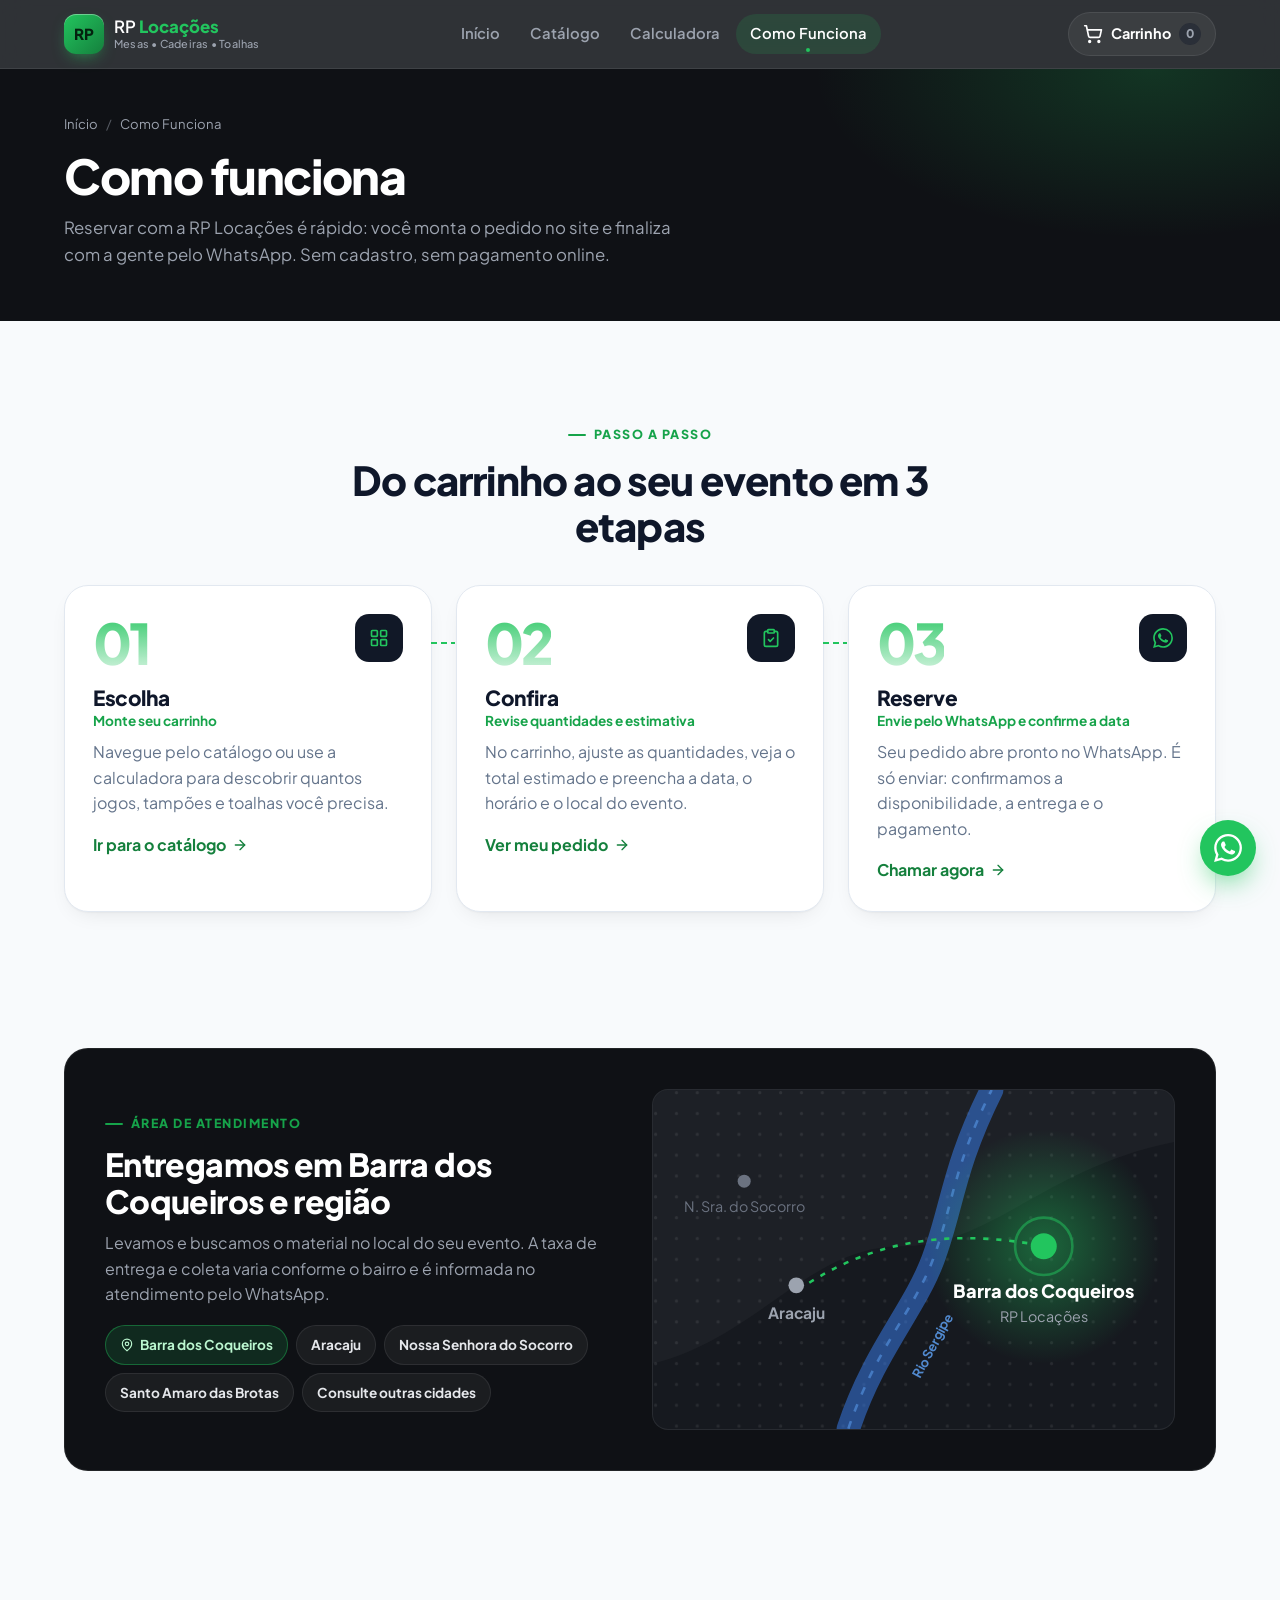
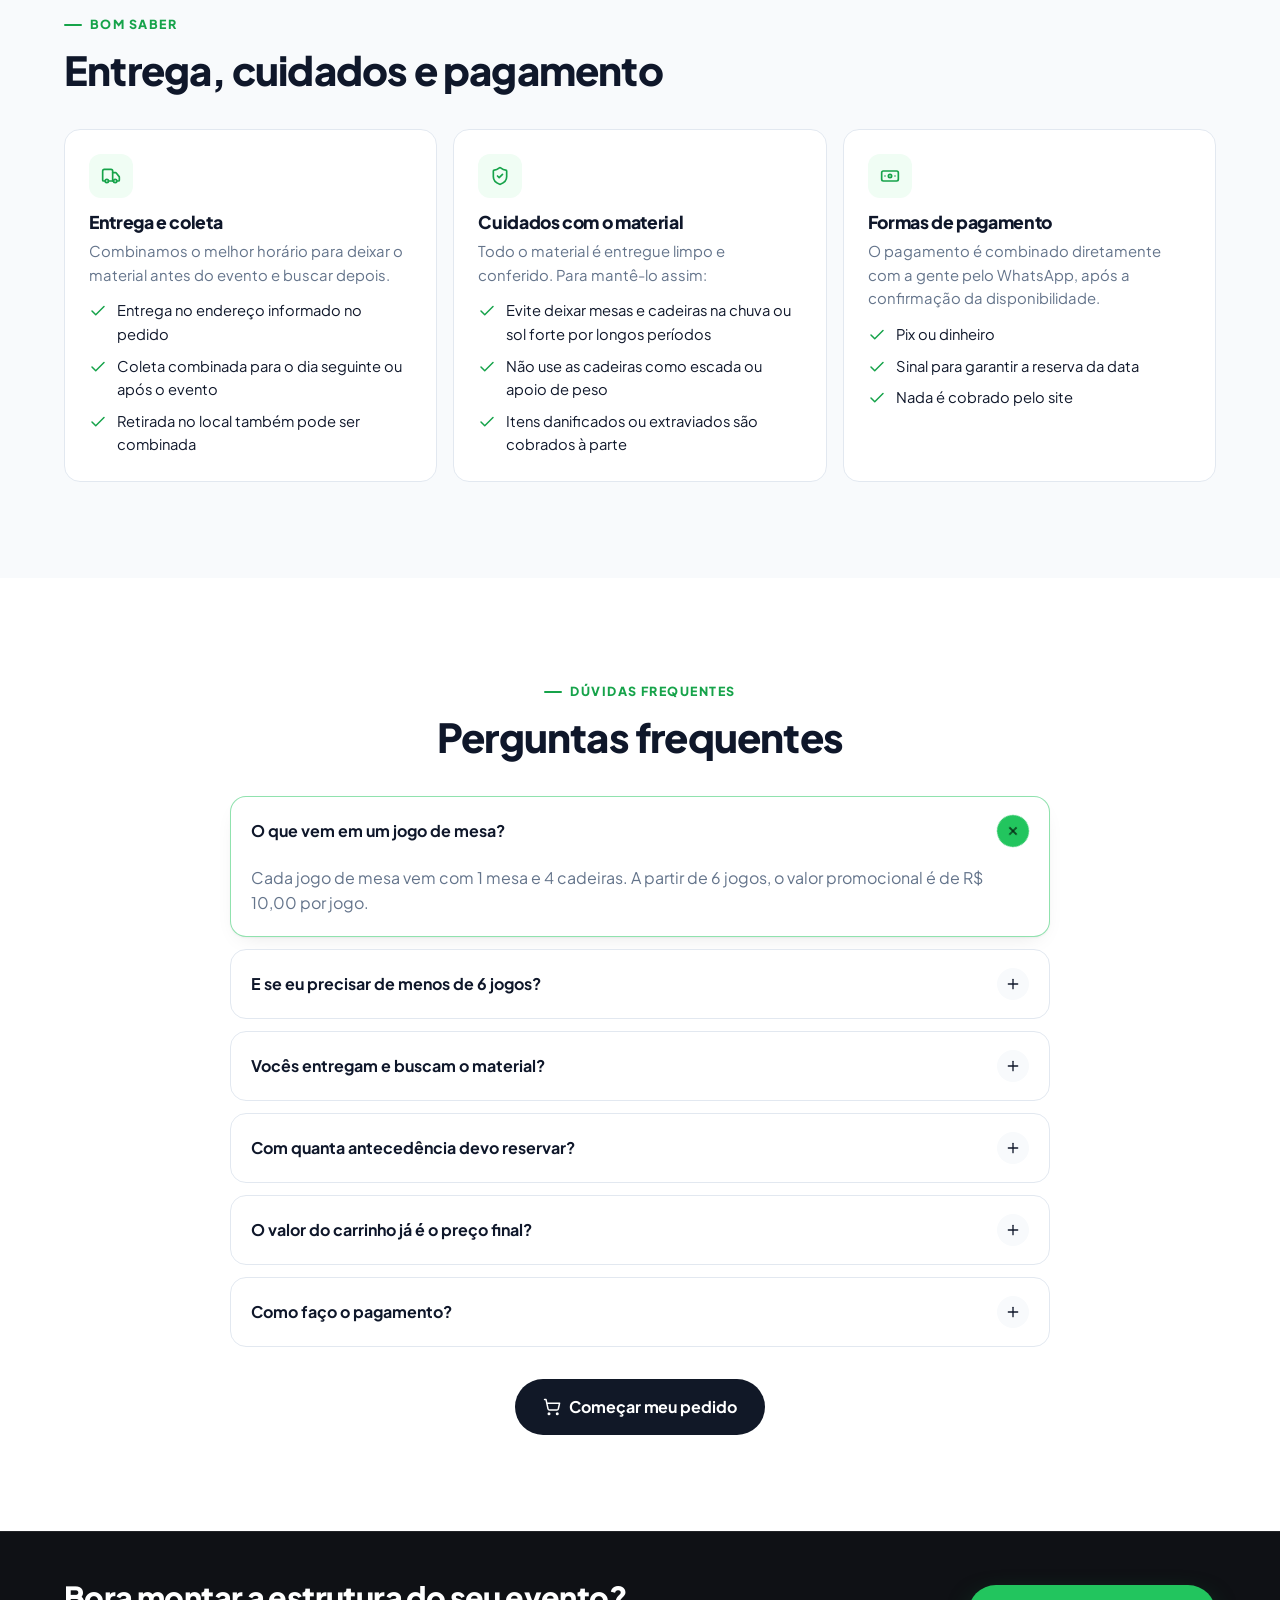
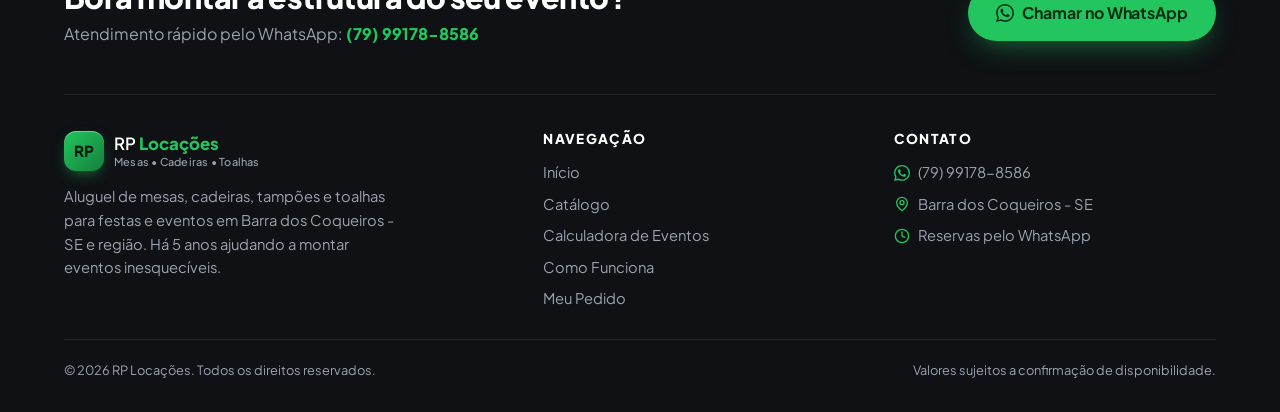
<file: rp-locacoes/como-funciona.html>
<!DOCTYPE html>
<html lang="pt-BR">
<head>
  <meta charset="UTF-8">
  <meta name="viewport" content="width=device-width, initial-scale=1.0">
  <title>Como Funciona | RP Locações</title>
  <meta name="description" content="Como reservar mesas e cadeiras com a RP Locações: escolha, confira e reserve pelo WhatsApp. Entrega em Barra dos Coqueiros e região.">
  <meta name="theme-color" content="#0F1115">
  <meta property="og:title" content="Como Funciona | RP Locações">
  <meta property="og:description" content="Como reservar mesas e cadeiras com a RP Locações: escolha, confira e reserve pelo WhatsApp. Entrega em Barra dos Coqueiros e região.">
  <meta property="og:locale" content="pt_BR">
  <link rel="icon" href="img/favicon.svg" type="image/svg+xml">
  <link rel="preconnect" href="https://fonts.googleapis.com">
  <link rel="preconnect" href="https://fonts.gstatic.com" crossorigin>
  <link href="https://fonts.googleapis.com/css2?family=Plus+Jakarta+Sans:wght@400;500;600;700;800&display=swap" rel="stylesheet">
  <link rel="stylesheet" href="css/style.css">
</head>
<body data-page="como-funciona">
  <a class="skip-link" href="#conteudo">Pular para o conteúdo</a>

  <!-- ===================== CABEÇALHO (igual em todas as páginas) ===================== -->
  <header class="site-header">
    <div class="container header-inner">
      <a href="index.html" class="logo" aria-label="RP Locações — página inicial">
        <span class="logo-mark">RP</span>
        <span class="logo-text"><span>RP <strong>Locações</strong></span><small>Mesas • Cadeiras • Toalhas</small></span>
      </a>

      <nav class="main-nav" aria-label="Navegação principal">
        <a href="index.html" data-nav="inicio">Início</a>
        <a href="catalogo.html" data-nav="catalogo">Catálogo</a>
        <a href="calculadora.html" data-nav="calculadora">Calculadora</a>
        <a href="como-funciona.html" data-nav="como-funciona" aria-current="page">Como Funciona</a>
      </nav>

      <div class="header-actions">
        <button type="button" class="cart-btn" data-cart-open aria-label="Abrir carrinho" aria-controls="cart-drawer">
          <i data-icon="cart"></i>
          <span class="cart-btn-label">Carrinho</span>
          <span class="cart-count" data-cart-count>0</span>
        </button>
        <button type="button" class="menu-toggle" aria-expanded="false" aria-controls="mobile-menu" aria-label="Abrir menu">
          <span></span><span></span><span></span>
        </button>
      </div>
    </div>

    <div class="mobile-menu" id="mobile-menu">
      <nav aria-label="Navegação principal (celular)">
        <a href="index.html" data-nav="inicio"><i data-icon="home"></i>Início</a>
        <a href="catalogo.html" data-nav="catalogo"><i data-icon="grid"></i>Catálogo</a>
        <a href="calculadora.html" data-nav="calculadora"><i data-icon="calculator"></i>Calculadora</a>
        <a href="como-funciona.html" data-nav="como-funciona" aria-current="page"><i data-icon="help"></i>Como Funciona</a>
        <a href="carrinho.html" data-nav="carrinho"><i data-icon="cart"></i>Meu Pedido</a>
      </nav>
      <a class="btn btn-primary btn-block" data-wa="Olá, RP Locações! Gostaria de mais informações."><i data-icon="whatsapp"></i>Falar no WhatsApp</a>
    </div>
  </header>

  <main id="conteudo">
    <section class="page-hero">
      <div class="container">
        <nav class="crumbs" aria-label="Você está em"><a href="index.html">Início</a><span class="sep">/</span><span>Como Funciona</span></nav>
        <h1>Como funciona</h1>
        <p>Reservar com a RP Locações é rápido: você monta o pedido no site e finaliza com a gente pelo WhatsApp. Sem cadastro, sem pagamento online.</p>
      </div>
    </section>

    <!-- ===================== 3 PASSOS ===================== -->
    <section class="section">
      <div class="container">
        <div class="section-head center reveal">
          <span class="eyebrow">Passo a passo</span>
          <h2 class="section-title">Do carrinho ao seu evento em 3 etapas</h2>
        </div>
        <ol class="steps" style="padding:0;margin:0;list-style:none">
          <li class="step reveal">
            <span class="step-ic"><i data-icon="grid"></i></span>
            <span class="step-num">01</span>
            <h3>Escolha<small>Monte seu carrinho</small></h3>
            <p>Navegue pelo catálogo ou use a calculadora para descobrir quantos jogos, tampões e toalhas você precisa.</p>
            <a href="catalogo.html" class="link-arrow mt-4">Ir para o catálogo <i data-icon="arrow"></i></a>
          </li>
          <li class="step reveal reveal-delay-1">
            <span class="step-ic"><i data-icon="clipboard"></i></span>
            <span class="step-num">02</span>
            <h3>Confira<small>Revise quantidades e estimativa</small></h3>
            <p>No carrinho, ajuste as quantidades, veja o total estimado e preencha a data, o horário e o local do evento.</p>
            <a href="carrinho.html" class="link-arrow mt-4">Ver meu pedido <i data-icon="arrow"></i></a>
          </li>
          <li class="step reveal reveal-delay-2">
            <span class="step-ic"><i data-icon="whatsapp"></i></span>
            <span class="step-num">03</span>
            <h3>Reserve<small>Envie pelo WhatsApp e confirme a data</small></h3>
            <p>Seu pedido abre pronto no WhatsApp. É só enviar: confirmamos a disponibilidade, a entrega e o pagamento.</p>
            <a class="link-arrow mt-4" data-wa="Olá, RP Locações! Quero reservar para o meu evento.">Chamar agora <i data-icon="arrow"></i></a>
          </li>
        </ol>
      </div>
    </section>

    <!-- ===================== ÁREA DE ATENDIMENTO ===================== -->
    <section class="section-sm" id="area">
      <div class="container">
        <div class="area-card reveal">
          <div>
            <span class="eyebrow">Área de atendimento</span>
            <h2>Entregamos em Barra dos Coqueiros e região</h2>
            <p>Levamos e buscamos o material no local do seu evento. A taxa de entrega e coleta varia conforme o bairro e é informada no atendimento pelo WhatsApp.</p>
            <div class="area-list">
              <span class="area-pill main"><i data-icon="pin"></i>Barra dos Coqueiros</span>
              <span class="area-pill">Aracaju</span>
              <span class="area-pill">Nossa Senhora do Socorro</span>
              <span class="area-pill">Santo Amaro das Brotas</span>
              <span class="area-pill">Consulte outras cidades</span>
            </div>
          </div>
          <div class="area-map" aria-hidden="true">
            <!-- Mapa ilustrativo (não é um mapa real) -->
            <svg viewBox="0 0 400 260" fill="none">
              <defs>
                <pattern id="dots" width="16" height="16" patternUnits="userSpaceOnUse"><circle cx="2" cy="2" r="1.2" fill="rgba(255,255,255,.08)"/></pattern>
                <radialGradient id="glow" cx="50%" cy="50%" r="50%"><stop offset="0" stop-color="#22C55E" stop-opacity=".45"/><stop offset="1" stop-color="#22C55E" stop-opacity="0"/></radialGradient>
              </defs>
              <rect width="400" height="260" fill="url(#dots)"/>
              <path d="M0 210 C 80 190, 120 120, 190 120 S 300 60, 400 40 L400 0 L0 0Z" fill="rgba(255,255,255,.03)"/>
              <path d="M150 260 C 170 200, 200 170, 215 130 S 230 60, 260 0" stroke="#3B82F6" stroke-opacity=".5" stroke-width="18" stroke-linecap="round"/>
              <path d="M150 260 C 170 200, 200 170, 215 130 S 230 60, 260 0" stroke="#60A5FA" stroke-opacity=".5" stroke-width="2" stroke-dasharray="6 8"/>
              <circle cx="300" cy="120" r="90" fill="url(#glow)"/>
              <circle cx="300" cy="120" r="10" fill="#22C55E"/>
              <circle cx="300" cy="120" r="22" stroke="#22C55E" stroke-opacity=".5" stroke-width="2"/>
              <text x="300" y="160" text-anchor="middle" fill="#fff" font-family="Plus Jakarta Sans, sans-serif" font-size="14" font-weight="800">Barra dos Coqueiros</text>
              <text x="300" y="178" text-anchor="middle" fill="#9CA3AF" font-family="Plus Jakarta Sans, sans-serif" font-size="11">RP Locações</text>
              <circle cx="110" cy="150" r="6" fill="#9CA3AF"/>
              <text x="110" y="176" text-anchor="middle" fill="#9CA3AF" font-family="Plus Jakarta Sans, sans-serif" font-size="12" font-weight="700">Aracaju</text>
              <circle cx="70" cy="70" r="5" fill="#6B7280"/>
              <text x="70" y="94" text-anchor="middle" fill="#6B7280" font-family="Plus Jakarta Sans, sans-serif" font-size="11">N. Sra. do Socorro</text>
              <path d="M120 148 C 180 110, 240 110, 290 118" stroke="#22C55E" stroke-width="2" stroke-dasharray="4 6"/>
              <text x="205" y="222" fill="#60A5FA" fill-opacity=".8" font-family="Plus Jakarta Sans, sans-serif" font-size="10" font-weight="700" transform="rotate(-62 205 222)">Rio Sergipe</text>
            </svg>
          </div>
        </div>
      </div>
    </section>

    <!-- ===================== INFORMAÇÕES ===================== -->
    <section class="section">
      <div class="container">
        <div class="section-head reveal">
          <span class="eyebrow">Bom saber</span>
          <h2 class="section-title">Entrega, cuidados e pagamento</h2>
        </div>
        <div class="info-grid">
          <div class="info-card reveal">
            <span class="ic-ic"><i data-icon="truck"></i></span>
            <h3>Entrega e coleta</h3>
            <p>Combinamos o melhor horário para deixar o material antes do evento e buscar depois.</p>
            <ul class="check-list">
              <li><i data-icon="check"></i>Entrega no endereço informado no pedido</li>
              <li><i data-icon="check"></i>Coleta combinada para o dia seguinte ou após o evento</li>
              <li><i data-icon="check"></i>Retirada no local também pode ser combinada</li>
            </ul>
          </div>
          <div class="info-card reveal reveal-delay-1">
            <span class="ic-ic"><i data-icon="shield"></i></span>
            <h3>Cuidados com o material</h3>
            <p>Todo o material é entregue limpo e conferido. Para mantê-lo assim:</p>
            <ul class="check-list">
              <li><i data-icon="check"></i>Evite deixar mesas e cadeiras na chuva ou sol forte por longos períodos</li>
              <li><i data-icon="check"></i>Não use as cadeiras como escada ou apoio de peso</li>
              <li><i data-icon="check"></i>Itens danificados ou extraviados são cobrados à parte</li>
            </ul>
          </div>
          <div class="info-card reveal reveal-delay-2" id="pagamento">
            <span class="ic-ic"><i data-icon="cash"></i></span>
            <h3>Formas de pagamento</h3>
            <p>O pagamento é combinado diretamente com a gente pelo WhatsApp, após a confirmação da disponibilidade.</p>
            <ul class="check-list">
              <li><i data-icon="check"></i>Pix ou dinheiro</li>
              <li><i data-icon="check"></i>Sinal para garantir a reserva da data</li>
              <li><i data-icon="check"></i>Nada é cobrado pelo site</li>
            </ul>
          </div>
        </div>
      </div>
    </section>

    <!-- ===================== FAQ ===================== -->
    <section class="section section-white">
      <div class="container">
        <div class="section-head center reveal">
          <span class="eyebrow">Dúvidas frequentes</span>
          <h2 class="section-title">Perguntas frequentes</h2>
        </div>
        <div class="faq">
          <details class="reveal" open>
            <summary>O que vem em um jogo de mesa?<span class="faq-ic"><i data-icon="plus"></i></span></summary>
            <div class="faq-body">Cada jogo de mesa vem com 1 mesa e 4 cadeiras. A partir de 6 jogos, o valor promocional é de R$ 10,00 por jogo.</div>
          </details>
          <details class="reveal">
            <summary>E se eu precisar de menos de 6 jogos?<span class="faq-ic"><i data-icon="plus"></i></span></summary>
            <div class="faq-body">Sem problema! Você pode adicionar qualquer quantidade ao carrinho. O valor promocional vale a partir de 6 jogos; abaixo disso, confirmamos o valor final pelo WhatsApp. Você também pode combinar mesas e cadeiras avulsas.</div>
          </details>
          <details class="reveal">
            <summary>Vocês entregam e buscam o material?<span class="faq-ic"><i data-icon="plus"></i></span></summary>
            <div class="faq-body">Sim. Entregamos e coletamos em Barra dos Coqueiros e região. A taxa varia conforme o bairro e é informada no atendimento. Se preferir, a retirada no local também pode ser combinada.</div>
          </details>
          <details class="reveal">
            <summary>Com quanta antecedência devo reservar?<span class="faq-ic"><i data-icon="plus"></i></span></summary>
            <div class="faq-body">Quanto antes, melhor — principalmente para fins de semana, feriados e dezembro. Envie seu pedido pelo site e confirmamos a disponibilidade da data rapidamente.</div>
          </details>
          <details class="reveal">
            <summary>O valor do carrinho já é o preço final?<span class="faq-ic"><i data-icon="plus"></i></span></summary>
            <div class="faq-body">O total do carrinho é uma estimativa com base nos preços por unidade. O valor final (incluindo entrega, se houver) é confirmado pelo WhatsApp antes da reserva.</div>
          </details>
          <details class="reveal">
            <summary>Como faço o pagamento?<span class="faq-ic"><i data-icon="plus"></i></span></summary>
            <div class="faq-body">Nada é pago pelo site. Depois de confirmar a disponibilidade, combinamos a forma de pagamento diretamente com você pelo WhatsApp.</div>
          </details>
        </div>

        <div class="text-center mt-8 reveal">
          <a href="catalogo.html" class="btn btn-dark btn-lg"><i data-icon="cart"></i>Começar meu pedido</a>
        </div>
      </div>
    </section>
  </main>

  <!-- ===================== RODAPÉ (igual em todas as páginas) ===================== -->
  <footer class="site-footer">
    <div class="container">
      <div class="footer-cta">
        <div>
          <h2>Bora montar a estrutura do seu evento?</h2>
          <p>Atendimento rápido pelo WhatsApp: <a class="phone" data-wa="Olá, RP Locações! Gostaria de fazer um orçamento.">(79) 99178-8586</a></p>
        </div>
        <a class="btn btn-primary btn-lg" data-wa="Olá, RP Locações! Gostaria de fazer um orçamento."><i data-icon="whatsapp"></i>Chamar no WhatsApp</a>
      </div>

      <div class="footer-grid">
        <div>
          <a href="index.html" class="logo" aria-label="RP Locações — página inicial">
            <span class="logo-mark">RP</span>
            <span class="logo-text"><span>RP <strong>Locações</strong></span><small>Mesas • Cadeiras • Toalhas</small></span>
          </a>
          <p>Aluguel de mesas, cadeiras, tampões e toalhas para festas e eventos em Barra dos Coqueiros - SE e região. Há 5 anos ajudando a montar eventos inesquecíveis.</p>
        </div>
        <div>
          <h3>Navegação</h3>
          <div class="footer-links">
            <a href="index.html">Início</a>
            <a href="catalogo.html">Catálogo</a>
            <a href="calculadora.html">Calculadora de Eventos</a>
            <a href="como-funciona.html">Como Funciona</a>
            <a href="carrinho.html">Meu Pedido</a>
          </div>
        </div>
        <div>
          <h3>Contato</h3>
          <div class="footer-links">
            <a data-wa="Olá, RP Locações!"><i data-icon="whatsapp"></i>(79) 99178-8586</a>
            <a href="como-funciona.html#area"><i data-icon="pin"></i>Barra dos Coqueiros - SE</a>
            <a href="como-funciona.html#pagamento"><i data-icon="clock"></i>Reservas pelo WhatsApp</a>
          </div>
        </div>
      </div>

      <div class="footer-bottom">
        <span>© <span data-year>2026</span> RP Locações. Todos os direitos reservados.</span>
        <span>Valores sujeitos a confirmação de disponibilidade.</span>
      </div>
    </div>
  </footer>

  <!-- Ordem importa: dados → carrinho compartilhado → interações da página -->
  <script src="js/products.js" defer></script>
  <script src="js/cart.js" defer></script>
  <script src="js/app.js" defer></script>
</body>
</html>
</file>
<file: rp-locacoes/css/style.css>
/* ==========================================================================
   RP Locações — Estilos globais
   HTML + CSS + JS puro. Mobile-first.
   ========================================================================== */

/* ---------- 1. Variáveis ---------- */
:root {
  /* Escuros (cabeçalho, hero, rodapé) */
  --ink-900: #0F1115;
  --ink-800: #16191F;
  --ink-700: #1F232B;
  --ink-600: #2A2F38;
  --line-dark: rgba(255, 255, 255, 0.08);
  --text-on-dark: #E5E7EB;
  --muted-on-dark: #9CA3AF;

  /* Claros (catálogo, formulários) */
  --bg: #F8FAFC;
  --surface: #FFFFFF;
  --line: #E2E8F0;
  --line-strong: #CBD5E1;
  --text: #0F172A;
  --muted: #64748B;

  /* Destaques */
  --brand: #22C55E;
  --brand-600: #16A34A;
  --brand-700: #15803D;
  --brand-50: #F0FDF4;
  --brand-100: #DCFCE7;
  --graphite: #111827;
  --amber-50: #FFFBEB;
  --amber-200: #FDE68A;
  --amber-700: #B45309;
  --red-50: #FEF2F2;
  --red-500: #EF4444;
  --red-600: #DC2626;

  /* Sistema */
  --radius-sm: 10px;
  --radius: 16px;
  --radius-lg: 24px;
  --shadow-card: 0 1px 2px rgba(15, 17, 21, .04), 0 8px 24px -12px rgba(15, 17, 21, .14);
  --shadow-lift: 0 2px 4px rgba(15, 17, 21, .06), 0 24px 48px -18px rgba(15, 17, 21, .28);
  --shadow-glow: 0 10px 30px -10px rgba(34, 197, 94, .6);
  --ease: cubic-bezier(.2, .7, .2, 1);
  --header-h: 68px;
  --font: "Plus Jakarta Sans", ui-sans-serif, system-ui, -apple-system, "Segoe UI", Roboto, sans-serif;
}

/* ---------- 2. Base ---------- */
*,
*::before,
*::after { box-sizing: border-box; }

html { scroll-behavior: smooth; -webkit-text-size-adjust: 100%; }

body {
  margin: 0;
  font-family: var(--font);
  font-size: 16px;
  line-height: 1.6;
  color: var(--text);
  background: var(--bg);
  -webkit-font-smoothing: antialiased;
  overflow-x: hidden;
}
body.no-scroll { overflow: hidden; }

img, svg { display: block; max-width: 100%; }
a { color: inherit; text-decoration: none; }
button { font: inherit; color: inherit; cursor: pointer; border: 0; background: none; }
input, select, textarea { font: inherit; color: inherit; }
h1, h2, h3, h4 { margin: 0; line-height: 1.15; letter-spacing: -0.02em; }
p { margin: 0; }
ul { margin: 0; padding: 0; list-style: none; }

:focus-visible { outline: 3px solid rgba(34, 197, 94, .55); outline-offset: 2px; border-radius: 6px; }

.container { width: 100%; max-width: 1200px; margin: 0 auto; padding: 0 16px; }
@media (min-width: 640px) { .container { padding: 0 24px; } }

.sr-only { position: absolute; width: 1px; height: 1px; padding: 0; margin: -1px; overflow: hidden; clip: rect(0, 0, 0, 0); border: 0; }

.skip-link { position: absolute; left: 12px; top: -60px; z-index: 200; background: var(--brand); color: var(--ink-900); padding: 10px 16px; border-radius: 10px; font-weight: 700; transition: top .2s; }
.skip-link:focus { top: 12px; }

/* Ícones SVG injetados por JS (data-icon) */
.icon { width: 1.25em; height: 1.25em; flex-shrink: 0; }
[data-icon] { display: inline-flex; }

/* ---------- 3. Botões ---------- */
.btn {
  display: inline-flex; align-items: center; justify-content: center; gap: .5rem;
  min-height: 48px; padding: 0 22px;
  font-weight: 700; font-size: .95rem; letter-spacing: -.005em;
  border-radius: 999px; white-space: nowrap;
  transition: transform .2s var(--ease), box-shadow .2s var(--ease), background-color .2s, color .2s, border-color .2s;
}
.btn:active { transform: scale(.97); }
.btn .icon { width: 18px; height: 18px; }
.btn-primary { background: var(--brand); color: #052e14; box-shadow: var(--shadow-glow); }
.btn-primary:hover { background: #2fd36b; transform: translateY(-2px); }
.btn-dark { background: var(--graphite); color: #fff; }
.btn-dark:hover { background: #1f2937; transform: translateY(-2px); box-shadow: var(--shadow-card); }
.btn-ghost { border: 1px solid rgba(255, 255, 255, .18); color: #fff; background: rgba(255, 255, 255, .04); }
.btn-ghost:hover { border-color: rgba(255, 255, 255, .4); background: rgba(255, 255, 255, .08); }
.btn-outline { border: 1px solid var(--line-strong); color: var(--text); background: var(--surface); }
.btn-outline:hover { border-color: var(--graphite); }
.btn-block { width: 100%; white-space: normal; text-align: center; line-height: 1.25; padding-top: 10px; padding-bottom: 10px; }
.btn-sm { min-height: 40px; padding: 0 16px; font-size: .875rem; }
.btn-lg { min-height: 56px; padding: 0 28px; font-size: 1rem; }
.btn[disabled] { opacity: .5; cursor: not-allowed; transform: none; box-shadow: none; }

.link-arrow { display: inline-flex; align-items: center; gap: 6px; font-weight: 700; color: var(--brand-700); }
.link-arrow .icon { width: 16px; height: 16px; transition: transform .2s var(--ease); }
.link-arrow:hover .icon { transform: translateX(4px); }

/* ---------- 4. Cabeçalho ---------- */
.site-header {
  position: sticky; top: 0; z-index: 60;
  background: rgba(15, 17, 21, .86);
  backdrop-filter: saturate(160%) blur(14px);
  -webkit-backdrop-filter: saturate(160%) blur(14px);
  border-bottom: 1px solid var(--line-dark);
  color: var(--text-on-dark);
  transition: box-shadow .25s;
}
.site-header.is-scrolled { box-shadow: 0 10px 30px -12px rgba(0, 0, 0, .6); }
.header-inner { height: var(--header-h); display: flex; align-items: center; justify-content: space-between; gap: 16px; }

.logo { display: inline-flex; align-items: center; gap: 10px; color: #fff; }
.logo-mark {
  display: grid; place-items: center; width: 40px; height: 40px; border-radius: 12px;
  background: linear-gradient(135deg, var(--brand), #15803D); color: #04210f;
  font-weight: 800; font-size: .95rem; letter-spacing: -.03em;
  box-shadow: inset 0 1px 0 rgba(255, 255, 255, .35), 0 6px 16px -6px rgba(34, 197, 94, .7);
  transition: transform .3s var(--ease);
}
.logo:hover .logo-mark { transform: rotate(-6deg) scale(1.05); }
.logo-text { display: flex; flex-direction: column; line-height: 1.1; font-weight: 600; font-size: 1.05rem; }
.logo-text strong { font-weight: 800; color: var(--brand); }
.logo-text small { font-size: .68rem; font-weight: 500; color: var(--muted-on-dark); letter-spacing: .02em; margin-top: 2px; }

.main-nav { display: none; }
.main-nav a {
  position: relative; padding: 8px 14px; border-radius: 999px;
  font-size: .925rem; font-weight: 600; color: var(--muted-on-dark);
  transition: color .2s, background-color .2s;
}
.main-nav a:hover { color: #fff; background: rgba(255, 255, 255, .06); }
.main-nav a[aria-current="page"] { color: #fff; background: rgba(34, 197, 94, .14); }
.main-nav a[aria-current="page"]::after {
  content: ""; position: absolute; left: 50%; bottom: 2px; width: 4px; height: 4px; border-radius: 50%;
  background: var(--brand); transform: translateX(-50%);
}

.header-actions { display: flex; align-items: center; gap: 8px; }
.cart-btn {
  position: relative; display: inline-flex; align-items: center; gap: 8px;
  height: 44px; padding: 0 14px; border-radius: 999px;
  background: rgba(255, 255, 255, .06); border: 1px solid var(--line-dark); color: #fff;
  font-weight: 700; font-size: .9rem; transition: background-color .2s, border-color .2s;
}
.cart-btn:hover { background: rgba(255, 255, 255, .1); border-color: rgba(255, 255, 255, .2); }
.cart-btn .icon { width: 20px; height: 20px; }
.cart-btn-label { display: none; }
.cart-count {
  min-width: 22px; height: 22px; padding: 0 6px; border-radius: 999px;
  display: inline-grid; place-items: center;
  background: var(--ink-600); color: var(--muted-on-dark); font-size: .75rem; font-weight: 800;
  transition: background-color .2s, color .2s;
}
.cart-count.has-items { background: var(--brand); color: #04210f; }
.cart-count.bump { animation: pop .45s ease-out; }

.menu-toggle {
  width: 44px; height: 44px; border-radius: 12px; display: grid; place-content: center; gap: 5px;
  background: rgba(255, 255, 255, .06); border: 1px solid var(--line-dark);
}
.menu-toggle span { display: block; width: 20px; height: 2px; border-radius: 2px; background: #fff; transition: transform .3s var(--ease), opacity .2s; }
.menu-toggle[aria-expanded="true"] span:nth-child(1) { transform: translateY(7px) rotate(45deg); }
.menu-toggle[aria-expanded="true"] span:nth-child(2) { opacity: 0; }
.menu-toggle[aria-expanded="true"] span:nth-child(3) { transform: translateY(-7px) rotate(-45deg); }

.mobile-menu {
  position: absolute; left: 0; right: 0; top: 100%;
  background: var(--ink-900); border-bottom: 1px solid var(--line-dark);
  padding: 8px 16px 20px;
  transform-origin: top; transform: translateY(-8px); opacity: 0; visibility: hidden;
  transition: opacity .25s, transform .25s var(--ease), visibility .25s;
  box-shadow: 0 30px 40px -20px rgba(0, 0, 0, .7);
}
.mobile-menu.is-open { opacity: 1; transform: none; visibility: visible; }
.mobile-menu nav { display: grid; gap: 2px; }
.mobile-menu nav a {
  display: flex; align-items: center; gap: 12px; padding: 14px 12px; border-radius: 12px;
  font-weight: 600; color: var(--text-on-dark);
}
.mobile-menu nav a .icon { color: var(--muted-on-dark); }
.mobile-menu nav a:hover, .mobile-menu nav a[aria-current="page"] { background: rgba(255, 255, 255, .06); }
.mobile-menu nav a[aria-current="page"] { color: var(--brand); }
.mobile-menu nav a[aria-current="page"] .icon { color: var(--brand); }
.mobile-menu .btn { margin-top: 12px; }

@media (min-width: 640px) {
  .cart-btn-label { display: inline; }
}
@media (min-width: 960px) {
  .main-nav { display: flex; gap: 2px; }
  .menu-toggle, .mobile-menu { display: none; }
}

/* ---------- 5. Transições de página e revelação ---------- */
main { animation: page-in .5s var(--ease) both; }
body.is-leaving main { opacity: 0; transform: translateY(6px); transition: opacity .18s ease, transform .18s ease; }

.js .reveal { opacity: 0; transform: translateY(18px); transition: opacity .6s var(--ease), transform .6s var(--ease); }
.js .reveal.is-visible { opacity: 1; transform: none; }
.reveal-delay-1 { transition-delay: .08s; }
.reveal-delay-2 { transition-delay: .16s; }
.reveal-delay-3 { transition-delay: .24s; }

@keyframes page-in { from { opacity: 0; transform: translateY(12px); } to { opacity: 1; transform: none; } }
@keyframes pop { 0% { transform: scale(1); } 40% { transform: scale(1.35); } 100% { transform: scale(1); } }
@keyframes float { 0%, 100% { transform: translateY(0); } 50% { transform: translateY(-10px); } }
@keyframes pulse-ring { 0% { box-shadow: 0 0 0 0 rgba(34, 197, 94, .55); } 100% { box-shadow: 0 0 0 16px rgba(34, 197, 94, 0); } }
@keyframes toast-in { from { opacity: 0; transform: translateY(-14px) scale(.96); } to { opacity: 1; transform: none; } }
@keyframes toast-out { to { opacity: 0; transform: translateX(24px); } }
@keyframes shimmer { from { background-position: -200% 0; } to { background-position: 200% 0; } }

/* ---------- 6. Seções ---------- */
.section { padding: 64px 0; }
.section-sm { padding: 40px 0; }
.section-white { background: var(--surface); }
.section-dark { background: var(--ink-800); color: var(--text-on-dark); }
@media (min-width: 768px) { .section { padding: 96px 0; } }

.section-head { max-width: 640px; margin-bottom: 36px; }
.section-head.center { margin-left: auto; margin-right: auto; text-align: center; }
.eyebrow {
  display: inline-flex; align-items: center; gap: 8px;
  font-size: .78rem; font-weight: 800; letter-spacing: .12em; text-transform: uppercase; color: var(--brand-600);
  margin-bottom: 12px;
}
.eyebrow::before { content: ""; width: 18px; height: 2px; border-radius: 2px; background: currentColor; }
.section-dark .eyebrow { color: var(--brand); }
.section-title { font-size: clamp(1.75rem, 4vw, 2.5rem); font-weight: 800; }
.section-sub { margin-top: 12px; color: var(--muted); font-size: 1.05rem; }
.section-dark .section-sub { color: var(--muted-on-dark); }

/* ---------- 7. Hero (Início) ---------- */
.hero {
  position: relative; overflow: hidden; isolation: isolate;
  background: var(--ink-900); color: #fff;
  padding: 56px 0 72px;
}
.hero::before {
  content: ""; position: absolute; inset: 0; z-index: -1;
  background:
    radial-gradient(600px 380px at 85% 20%, rgba(34, 197, 94, .22), transparent 60%),
    radial-gradient(500px 300px at 0% 100%, rgba(34, 197, 94, .1), transparent 60%);
}
.hero::after {
  content: ""; position: absolute; inset: 0; z-index: -1; opacity: .5;
  background-image: linear-gradient(rgba(255, 255, 255, .04) 1px, transparent 1px), linear-gradient(90deg, rgba(255, 255, 255, .04) 1px, transparent 1px);
  background-size: 48px 48px;
  mask-image: radial-gradient(ellipse at 70% 30%, #000 20%, transparent 70%);
  -webkit-mask-image: radial-gradient(ellipse at 70% 30%, #000 20%, transparent 70%);
}
.hero-grid { display: grid; gap: 48px; align-items: center; }
.badge-location {
  display: inline-flex; align-items: center; gap: 8px;
  padding: 7px 14px 7px 10px; border-radius: 999px;
  background: rgba(34, 197, 94, .1); border: 1px solid rgba(34, 197, 94, .3);
  color: #BBF7D0; font-size: .85rem; font-weight: 700;
}
.badge-location .dot { width: 8px; height: 8px; border-radius: 50%; background: var(--brand); animation: pulse-ring 1.8s infinite; }
.hero h1 { margin-top: 20px; font-size: clamp(2.25rem, 7vw, 4rem); font-weight: 800; letter-spacing: -.035em; }
.hero h1 .accent { background: linear-gradient(90deg, #4ADE80, #22C55E 60%, #86EFAC); -webkit-background-clip: text; background-clip: text; color: transparent; }
.hero-sub { margin-top: 18px; font-size: 1.1rem; color: var(--muted-on-dark); max-width: 540px; }
.hero-actions { margin-top: 30px; display: flex; flex-wrap: wrap; gap: 12px; }
.hero-actions .btn { flex: 1 1 200px; }
@media (min-width: 640px) { .hero-actions .btn { flex: 0 0 auto; } }

.trust-row { margin-top: 36px; display: grid; gap: 10px; }
.trust-item {
  display: flex; align-items: center; gap: 12px;
  padding: 12px 14px; border-radius: 14px;
  background: rgba(255, 255, 255, .03); border: 1px solid var(--line-dark);
  font-size: .9rem; font-weight: 600; color: var(--text-on-dark);
}
.trust-item .trust-ic { display: grid; place-items: center; width: 34px; height: 34px; border-radius: 10px; background: rgba(34, 197, 94, .12); color: var(--brand); }
.trust-item .trust-ic .icon { width: 18px; height: 18px; }
@media (min-width: 640px) { .trust-row { grid-template-columns: repeat(3, 1fr); } }

/* Visual decorativo do hero */
.hero-visual { position: relative; display: none; }
.hero-card {
  position: relative; border-radius: var(--radius-lg); padding: 28px;
  background: linear-gradient(160deg, var(--ink-700), var(--ink-800));
  border: 1px solid var(--line-dark);
  box-shadow: 0 40px 80px -30px rgba(0, 0, 0, .8);
}
.hero-card svg.scene { width: 100%; height: auto; }
.hero-float {
  position: absolute; display: flex; align-items: center; gap: 10px;
  padding: 12px 16px; border-radius: 14px;
  background: #fff; color: var(--text); box-shadow: var(--shadow-lift);
  font-size: .85rem; font-weight: 700; animation: float 6s ease-in-out infinite;
}
.hero-float small { display: block; font-weight: 500; color: var(--muted); font-size: .75rem; }
.hero-float .hf-ic { display: grid; place-items: center; width: 36px; height: 36px; border-radius: 10px; background: var(--brand-100); color: var(--brand-700); }
.hero-float.f1 { left: -32px; top: 150px; }
.hero-float.f2 { right: -18px; top: -18px; animation-delay: -3s; }
@media (min-width: 1024px) {
  .hero { padding: 80px 0 104px; }
  .hero-grid { grid-template-columns: 1.1fr .9fr; }
  .hero-visual { display: block; }
}

/* Hero compacto das páginas internas */
.page-hero {
  position: relative; overflow: hidden; isolation: isolate;
  background: var(--ink-900); color: #fff; padding: 44px 0 52px;
}
.page-hero::before {
  content: ""; position: absolute; inset: 0; z-index: -1;
  background: radial-gradient(520px 260px at 90% 0%, rgba(34, 197, 94, .2), transparent 65%);
}
.page-hero h1 { font-size: clamp(1.9rem, 5vw, 3rem); font-weight: 800; letter-spacing: -.03em; }
.page-hero p { margin-top: 12px; color: var(--muted-on-dark); max-width: 620px; font-size: 1.05rem; }
.crumbs { display: flex; align-items: center; gap: 8px; font-size: .82rem; color: var(--muted-on-dark); margin-bottom: 14px; }
.crumbs a:hover { color: #fff; }
.crumbs .sep { opacity: .5; }

/* ---------- 8. Banner de promoção ---------- */
.promo {
  position: relative; overflow: hidden; isolation: isolate;
  display: grid; gap: 24px; align-items: center;
  padding: 32px 24px; border-radius: var(--radius-lg);
  background: linear-gradient(120deg, #052E16, #14532D 55%, #166534);
  color: #fff; box-shadow: var(--shadow-lift);
}
.promo::after {
  content: ""; position: absolute; right: -80px; top: -80px; width: 280px; height: 280px; border-radius: 50%; z-index: -1;
  background: radial-gradient(circle, rgba(74, 222, 128, .4), transparent 70%);
}
.promo-tag {
  display: inline-flex; align-items: center; gap: 6px; padding: 5px 12px; border-radius: 999px;
  background: rgba(255, 255, 255, .12); font-size: .75rem; font-weight: 800; letter-spacing: .08em; text-transform: uppercase;
}
.promo-tag .icon { width: 14px; height: 14px; }
.promo h2 { margin-top: 14px; font-size: clamp(1.5rem, 4vw, 2.25rem); font-weight: 800; }
.promo-price { color: #86EFAC; white-space: nowrap; }
.promo p { margin-top: 8px; color: #BBF7D0; }
.promo-actions { display: flex; flex-wrap: wrap; gap: 10px; }
.promo-actions .btn { flex: 1 1 200px; }
.promo .btn-light { background: #fff; color: var(--graphite); }
.promo .btn-light:hover { transform: translateY(-2px); box-shadow: 0 12px 24px -10px rgba(0, 0, 0, .5); }
@media (min-width: 768px) {
  .promo { grid-template-columns: 1fr auto; padding: 44px 48px; }
  .promo-actions { flex-direction: column; }
  .promo-actions .btn { flex: none; }
}

/* ---------- 9. Cards de tipos de evento ---------- */
.events-grid { display: grid; gap: 16px; grid-template-columns: 1fr; }
@media (min-width: 560px) { .events-grid { grid-template-columns: repeat(2, 1fr); } }
@media (min-width: 1024px) { .events-grid { grid-template-columns: repeat(4, 1fr); } }

.event-card {
  position: relative; overflow: hidden; display: flex; flex-direction: column;
  padding: 24px; border-radius: var(--radius); min-height: 240px;
  background: var(--surface); border: 1px solid var(--line);
  box-shadow: var(--shadow-card);
  transition: transform .35s var(--ease), box-shadow .35s var(--ease), border-color .35s;
}
.event-card::before {
  content: ""; position: absolute; inset: 0; z-index: 0; opacity: 0;
  background: linear-gradient(160deg, var(--ink-800), var(--ink-900));
  transition: opacity .35s var(--ease);
}
.event-card > * { position: relative; z-index: 1; }
.event-card .ev-ic {
  display: grid; place-items: center; width: 52px; height: 52px; border-radius: 14px;
  background: var(--brand-50); color: var(--brand-600); transition: background-color .35s, color .35s, transform .35s var(--ease);
}
.event-card .ev-ic .icon { width: 26px; height: 26px; }
.event-card h3 { margin-top: 20px; font-size: 1.2rem; font-weight: 800; transition: color .35s; }
.event-card p { margin-top: 8px; color: var(--muted); font-size: .93rem; transition: color .35s; }
.event-card .ev-cta {
  margin-top: auto; padding-top: 18px; display: inline-flex; align-items: center; gap: 6px;
  font-size: .88rem; font-weight: 700; color: var(--brand-700); transition: color .35s;
}
.event-card .ev-cta .icon { width: 16px; height: 16px; transition: transform .25s var(--ease); }
.event-card:hover, .event-card:focus-visible { transform: translateY(-6px); box-shadow: var(--shadow-lift); border-color: transparent; }
.event-card:hover::before, .event-card:focus-visible::before { opacity: 1; }
.event-card:hover .ev-ic, .event-card:focus-visible .ev-ic { background: var(--brand); color: #04210f; transform: rotate(-6deg); }
.event-card:hover h3, .event-card:focus-visible h3 { color: #fff; }
.event-card:hover p, .event-card:focus-visible p { color: var(--muted-on-dark); }
.event-card:hover .ev-cta, .event-card:focus-visible .ev-cta { color: var(--brand); }
.event-card:hover .ev-cta .icon { transform: translateX(4px); }

/* ---------- 10. Destaques / features ---------- */
.feature-grid { display: grid; gap: 16px; }
@media (min-width: 768px) { .feature-grid { grid-template-columns: repeat(3, 1fr); } }
.feature {
  padding: 24px; border-radius: var(--radius); background: var(--ink-700); border: 1px solid var(--line-dark);
  transition: transform .3s var(--ease), border-color .3s;
}
.feature:hover { transform: translateY(-4px); border-color: rgba(34, 197, 94, .35); }
.feature .ft-ic { display: grid; place-items: center; width: 44px; height: 44px; border-radius: 12px; background: rgba(34, 197, 94, .12); color: var(--brand); }
.feature h3 { margin-top: 16px; font-size: 1.1rem; font-weight: 800; color: #fff; }
.feature p { margin-top: 6px; color: var(--muted-on-dark); font-size: .93rem; }
.feature .link-arrow { margin-top: 14px; color: var(--brand); }

/* ---------- 11. Catálogo ---------- */
.catalog-toolbar {
  position: sticky; top: var(--header-h); z-index: 20;
  display: grid; gap: 12px; padding: 14px 0; margin-bottom: 20px;
  background: rgba(248, 250, 252, .92); backdrop-filter: blur(10px); -webkit-backdrop-filter: blur(10px);
  border-bottom: 1px solid var(--line);
}
@media (min-width: 768px) { .catalog-toolbar { grid-template-columns: 1fr 320px; align-items: center; } }

.filter-tabs { display: flex; gap: 8px; overflow-x: auto; scrollbar-width: none; padding: 2px; margin: -2px; }
.filter-tabs::-webkit-scrollbar { display: none; }
.filter-tab {
  display: inline-flex; align-items: center; gap: 8px; flex-shrink: 0;
  height: 42px; padding: 0 16px; border-radius: 999px;
  background: var(--surface); border: 1px solid var(--line); color: var(--muted);
  font-size: .9rem; font-weight: 700; transition: all .2s var(--ease);
}
.filter-tab:hover { border-color: var(--line-strong); color: var(--text); }
.filter-tab .count { min-width: 22px; height: 22px; padding: 0 6px; border-radius: 999px; display: grid; place-items: center; background: var(--bg); font-size: .72rem; }
.filter-tab.is-active { background: var(--graphite); border-color: var(--graphite); color: #fff; }
.filter-tab.is-active .count { background: var(--brand); color: #04210f; }

.search-field { position: relative; }
.search-field .icon { position: absolute; left: 14px; top: 50%; transform: translateY(-50%); width: 18px; height: 18px; color: var(--muted); pointer-events: none; }
.search-field input {
  width: 100%; height: 44px; padding: 0 40px 0 42px; border-radius: 999px;
  background: var(--surface); border: 1px solid var(--line); outline: none;
  transition: border-color .2s, box-shadow .2s;
}
.search-field input:focus { border-color: var(--brand); box-shadow: 0 0 0 4px rgba(34, 197, 94, .15); }
.search-clear { position: absolute; right: 6px; top: 50%; transform: translateY(-50%); width: 32px; height: 32px; border-radius: 50%; display: none; place-items: center; color: var(--muted); }
.search-clear:hover { background: var(--bg); color: var(--text); }
.search-clear.is-visible { display: grid; }
.search-clear .icon { position: static; transform: none; width: 16px; height: 16px; }

.catalog-meta { display: flex; justify-content: space-between; align-items: center; gap: 12px; margin-bottom: 16px; color: var(--muted); font-size: .9rem; }

.products-grid { display: grid; gap: 18px; grid-template-columns: 1fr; }
@media (min-width: 600px) { .products-grid { grid-template-columns: repeat(2, 1fr); } }
@media (min-width: 1024px) { .products-grid { grid-template-columns: repeat(3, 1fr); gap: 24px; } }

.product-card {
  display: flex; flex-direction: column; overflow: hidden;
  background: var(--surface); border: 1px solid var(--line); border-radius: var(--radius);
  box-shadow: var(--shadow-card);
  transition: transform .35s var(--ease), box-shadow .35s var(--ease), border-color .35s;
  animation: page-in .45s var(--ease) both;
}
.product-card:hover { transform: translateY(-6px); box-shadow: var(--shadow-lift); border-color: var(--line-strong); }
.product-card.is-in-cart { border-color: rgba(34, 197, 94, .55); }

/* Imagem / placeholder do produto */
.product-media { position: relative; aspect-ratio: 4 / 3; overflow: hidden; background: var(--bg); }
.product-media img { width: 100%; height: 100%; object-fit: cover; transition: transform .6s var(--ease); }
.product-card:hover .product-media img,
.product-card:hover .product-media .ph-art { transform: scale(1.06); }
.ph {
  position: absolute; inset: 0; display: grid; place-items: center;
  background: var(--ph-bg, linear-gradient(140deg, #ECFDF5, #D1FAE5));
}
.ph::before {
  content: ""; position: absolute; inset: 0;
  background-image: radial-gradient(rgba(15, 23, 42, .08) 1px, transparent 1px);
  background-size: 14px 14px;
}
.ph-art { position: relative; width: 72%; max-width: 260px; color: var(--ph-ink, #14532D); transition: transform .6s var(--ease); }
.ph-label {
  position: absolute; left: 12px; bottom: 10px;
  font-size: .68rem; font-weight: 700; letter-spacing: .04em; text-transform: uppercase;
  color: var(--ph-ink, #14532D); opacity: .55;
}
.ph-jogos { --ph-bg: linear-gradient(140deg, #ECFDF5, #BBF7D0); --ph-ink: #14532D; }
.ph-avulsos { --ph-bg: linear-gradient(140deg, #F1F5F9, #E2E8F0); --ph-ink: #1E293B; }
.ph-toalhas { --ph-bg: linear-gradient(140deg, #FFF7ED, #FDE68A); --ph-ink: #78350F; }

.media-badges { position: absolute; top: 12px; left: 12px; right: 12px; display: flex; justify-content: space-between; gap: 8px; z-index: 2; }
.tag {
  display: inline-flex; align-items: center; gap: 6px;
  padding: 4px 10px; border-radius: 999px; font-size: .72rem; font-weight: 800; letter-spacing: .02em;
  background: rgba(255, 255, 255, .92); color: var(--graphite); box-shadow: 0 2px 8px rgba(15, 23, 42, .08);
}
.tag-dot { width: 7px; height: 7px; border-radius: 50%; background: var(--brand); }
.tag-avulsos .tag-dot { background: #64748B; }
.tag-toalhas .tag-dot { background: #F59E0B; }
.tag-promo { background: var(--graphite); color: #fff; }
.tag-promo .icon { width: 13px; height: 13px; color: var(--brand); }
.tag-incart { background: var(--brand); color: #04210f; }

.product-body { display: flex; flex-direction: column; flex: 1; padding: 20px; }
.product-body h3 { font-size: 1.15rem; font-weight: 800; }
.product-desc { margin-top: 6px; color: var(--muted); font-size: .92rem; }
.product-includes { margin-top: 10px; display: inline-flex; align-items: center; gap: 6px; font-size: .8rem; font-weight: 600; color: var(--text); }
.product-includes .icon { width: 15px; height: 15px; color: var(--brand-600); }
.product-rule {
  margin-top: 12px; display: flex; align-items: flex-start; gap: 8px;
  padding: 10px 12px; border-radius: 12px; font-size: .82rem; font-weight: 600;
  background: var(--brand-50); color: var(--brand-700); border: 1px dashed rgba(34, 197, 94, .5);
}
.product-rule .icon { width: 16px; height: 16px; margin-top: 2px; }
.product-price { margin-top: auto; padding-top: 16px; display: flex; align-items: baseline; gap: 6px; }
.product-price strong { font-size: 1.6rem; font-weight: 800; letter-spacing: -.03em; }
.product-price span { color: var(--muted); font-size: .85rem; }
.product-actions { margin-top: 14px; display: grid; grid-template-columns: auto 1fr; gap: 10px; }
.product-subtotal { margin-top: 8px; min-height: 1.2em; font-size: .8rem; color: var(--muted); }
.product-subtotal b { color: var(--text); }

/* Seletor de quantidade */
.qty {
  display: inline-flex; align-items: center; height: 48px; border-radius: 999px;
  background: var(--bg); border: 1px solid var(--line);
}
.qty-btn {
  width: 42px; height: 100%; display: grid; place-items: center; border-radius: 999px; color: var(--text);
  transition: background-color .15s, color .15s;
}
.qty-btn:hover { background: var(--surface); color: var(--brand-700); }
.qty-btn:active { transform: scale(.9); }
.qty-btn[disabled] { opacity: .35; cursor: not-allowed; }
.qty-btn .icon { width: 16px; height: 16px; }
.qty input {
  width: 44px; height: 100%; text-align: center; border: 0; background: transparent; outline: none;
  font-weight: 800; font-size: 1rem; -moz-appearance: textfield; appearance: textfield;
}
.qty input::-webkit-outer-spin-button, .qty input::-webkit-inner-spin-button { -webkit-appearance: none; margin: 0; }
.qty-sm { height: 38px; }
.qty-sm .qty-btn { width: 34px; }
.qty-sm input { width: 36px; font-size: .92rem; }

.add-btn.is-added { background: var(--graphite); color: #fff; box-shadow: none; }

.empty-state {
  text-align: center; padding: 56px 20px; border-radius: var(--radius);
  background: var(--surface); border: 1px dashed var(--line-strong);
}
.empty-state .es-ic { display: inline-grid; place-items: center; width: 64px; height: 64px; border-radius: 20px; background: var(--bg); color: var(--muted); margin-bottom: 16px; }
.empty-state .es-ic .icon { width: 30px; height: 30px; }
.empty-state h3 { font-size: 1.2rem; font-weight: 800; }
.empty-state p { margin: 8px auto 20px; color: var(--muted); max-width: 380px; }

/* ---------- 12. Alertas ---------- */
.alert {
  display: flex; gap: 12px; align-items: flex-start;
  padding: 14px 16px; border-radius: 14px; font-size: .9rem;
  border: 1px solid; animation: page-in .35s var(--ease) both;
}
.alert .icon { width: 20px; height: 20px; margin-top: 1px; }
.alert strong { display: block; font-weight: 800; }
.alert-warn { background: var(--amber-50); border-color: var(--amber-200); color: #78350F; }
.alert-warn .icon { color: var(--amber-700); }
.alert-ok { background: var(--brand-50); border-color: var(--brand-100); color: #14532D; }
.alert-ok .icon { color: var(--brand-600); }
.alert-info { background: #EFF6FF; border-color: #BFDBFE; color: #1E3A8A; }
.alert-info .icon { color: #2563EB; }
.alert .alert-action { margin-top: 8px; display: inline-flex; align-items: center; gap: 6px; font-weight: 800; text-decoration: underline; text-underline-offset: 3px; }

/* ---------- 13. Calculadora ---------- */
.calc-layout { display: grid; gap: 24px; align-items: start; }
@media (min-width: 1024px) { .calc-layout { grid-template-columns: 1.05fr .95fr; gap: 32px; } }
@media (max-width: 1023px) { .result-card { position: static; } }

.panel {
  background: var(--surface); border: 1px solid var(--line); border-radius: var(--radius-lg);
  box-shadow: var(--shadow-card); padding: 24px;
}
@media (min-width: 640px) { .panel { padding: 32px; } }
.panel-title { display: flex; align-items: center; gap: 12px; font-size: 1.15rem; font-weight: 800; margin-bottom: 4px; }
.panel-title .pt-ic { display: grid; place-items: center; width: 38px; height: 38px; border-radius: 12px; background: var(--brand-50); color: var(--brand-600); }
.panel-title .pt-ic .icon { width: 20px; height: 20px; }
.panel-sub { color: var(--muted); font-size: .92rem; margin-bottom: 24px; }

.field-group { margin-top: 28px; }
.field-group:first-of-type { margin-top: 0; }
.field-label { display: flex; justify-content: space-between; align-items: center; gap: 12px; font-weight: 800; font-size: .95rem; margin-bottom: 12px; }
.field-label small { font-weight: 500; color: var(--muted); font-size: .82rem; }

.guests-row { display: flex; align-items: center; gap: 16px; }
.guests-display {
  display: flex; align-items: baseline; gap: 6px; padding: 8px 14px; border-radius: 14px;
  background: var(--graphite); color: #fff; flex-shrink: 0;
}
.guests-display input {
  width: 64px; background: transparent; border: 0; outline: none; color: #fff;
  font-size: 1.6rem; font-weight: 800; letter-spacing: -.03em; text-align: right;
  -moz-appearance: textfield; appearance: textfield;
}
.guests-display input::-webkit-outer-spin-button, .guests-display input::-webkit-inner-spin-button { -webkit-appearance: none; margin: 0; }
.guests-display span { font-size: .8rem; color: var(--muted-on-dark); font-weight: 600; }

.range { flex: 1; -webkit-appearance: none; appearance: none; height: 8px; border-radius: 999px; outline: none; cursor: pointer;
  background: linear-gradient(90deg, var(--brand) var(--fill, 20%), var(--line) var(--fill, 20%)); }
.range::-webkit-slider-thumb { -webkit-appearance: none; width: 26px; height: 26px; border-radius: 50%; background: #fff; border: 3px solid var(--brand); box-shadow: 0 4px 12px rgba(34, 197, 94, .4); transition: transform .15s; }
.range::-webkit-slider-thumb:hover { transform: scale(1.12); }
.range::-moz-range-thumb { width: 22px; height: 22px; border-radius: 50%; background: #fff; border: 3px solid var(--brand); box-shadow: 0 4px 12px rgba(34, 197, 94, .4); }
.range-scale { display: flex; justify-content: space-between; margin-top: 8px; font-size: .75rem; color: var(--muted); font-weight: 600; }
.quick-picks { display: flex; flex-wrap: wrap; gap: 6px; margin-top: 12px; }
.chip {
  height: 32px; padding: 0 12px; border-radius: 999px; font-size: .8rem; font-weight: 700;
  border: 1px solid var(--line); background: var(--surface); color: var(--muted); transition: all .15s;
}
.chip:hover { border-color: var(--graphite); color: var(--text); }
.chip.is-active { background: var(--brand-50); border-color: var(--brand); color: var(--brand-700); }

.option-cards { display: grid; gap: 10px; }
@media (min-width: 560px) { .option-cards { grid-template-columns: repeat(3, 1fr); } }
.option-cards.two { grid-template-columns: repeat(2, 1fr); }
.option-card { position: relative; }
.option-card input { position: absolute; opacity: 0; pointer-events: none; }
.option-card label {
  display: flex; flex-direction: column; gap: 6px; height: 100%; cursor: pointer;
  padding: 16px; border-radius: 14px; border: 1.5px solid var(--line); background: var(--surface);
  transition: border-color .2s, background-color .2s, transform .2s var(--ease), box-shadow .2s;
}
.option-card label:hover { border-color: var(--line-strong); transform: translateY(-2px); }
.option-card .oc-ic { display: grid; place-items: center; width: 36px; height: 36px; border-radius: 10px; background: var(--bg); color: var(--muted); transition: all .2s; }
.option-card .oc-ic .icon { width: 18px; height: 18px; }
.option-card strong { font-size: .95rem; font-weight: 800; }
.option-card small { color: var(--muted); font-size: .8rem; line-height: 1.4; }
.option-card input:checked + label { border-color: var(--brand); background: var(--brand-50); box-shadow: 0 0 0 4px rgba(34, 197, 94, .12); }
.option-card input:checked + label .oc-ic { background: var(--brand); color: #04210f; }
.option-card input:focus-visible + label { outline: 3px solid rgba(34, 197, 94, .55); outline-offset: 2px; }

.result-card {
  position: sticky; top: calc(var(--header-h) + 16px);
  border-radius: var(--radius-lg); overflow: hidden;
  background: var(--ink-800); color: var(--text-on-dark); box-shadow: var(--shadow-lift);
}
.result-head { padding: 24px; background: radial-gradient(420px 200px at 100% 0%, rgba(34, 197, 94, .25), transparent 70%), var(--ink-900); border-bottom: 1px solid var(--line-dark); }
.result-head .eyebrow { margin-bottom: 6px; }
.result-head h2 { font-size: 1.35rem; font-weight: 800; color: #fff; }
.result-stats { margin-top: 18px; display: grid; grid-template-columns: repeat(3, 1fr); gap: 10px; }
.stat { padding: 12px; border-radius: 12px; background: rgba(255, 255, 255, .04); border: 1px solid var(--line-dark); }
.stat b { display: block; font-size: 1.35rem; font-weight: 800; color: #fff; letter-spacing: -.02em; }
.stat span { font-size: .72rem; color: var(--muted-on-dark); font-weight: 600; }
.result-body { padding: 24px; }
.result-lines { display: grid; gap: 4px; }
.result-line {
  display: grid; grid-template-columns: 1fr auto; gap: 4px 12px; align-items: center;
  padding: 12px 0; border-bottom: 1px dashed var(--line-dark);
  animation: page-in .35s var(--ease) both;
}
.result-line:last-child { border-bottom: 0; }
.result-line .rl-name { font-weight: 700; color: #fff; display: flex; align-items: center; gap: 10px; }
.result-line .rl-qty { display: inline-grid; place-items: center; min-width: 36px; height: 28px; padding: 0 8px; border-radius: 8px; background: rgba(34, 197, 94, .14); color: var(--brand); font-weight: 800; font-size: .85rem; }
.result-line .rl-sub { font-weight: 800; color: #fff; }
.result-line .rl-why { grid-column: 1 / -1; font-size: .78rem; color: var(--muted-on-dark); padding-left: 46px; }
.result-total { margin-top: 16px; padding: 16px; border-radius: 14px; background: rgba(34, 197, 94, .1); border: 1px solid rgba(34, 197, 94, .3); display: flex; justify-content: space-between; align-items: center; gap: 12px; }
.result-total span { font-size: .85rem; color: #BBF7D0; font-weight: 600; }
.result-total strong { font-size: 1.8rem; font-weight: 800; color: #fff; letter-spacing: -.03em; }
.result-card .alert { margin-top: 14px; }
.result-actions { margin-top: 18px; display: grid; gap: 10px; }
.result-card .btn-ghost { color: var(--text-on-dark); }
.result-note { margin-top: 14px; font-size: .75rem; color: var(--muted-on-dark); text-align: center; }

/* ---------- 14. Como funciona ---------- */
.steps { display: grid; gap: 18px; counter-reset: step; }
@media (min-width: 900px) { .steps { grid-template-columns: repeat(3, 1fr); gap: 24px; } }
.step {
  position: relative; padding: 28px; border-radius: var(--radius-lg);
  background: var(--surface); border: 1px solid var(--line); box-shadow: var(--shadow-card);
  transition: transform .3s var(--ease), box-shadow .3s var(--ease);
}
.step:hover { transform: translateY(-6px); box-shadow: var(--shadow-lift); }
.step-num {
  font-size: 3.5rem; font-weight: 800; line-height: 1; letter-spacing: -.05em;
  background: linear-gradient(180deg, var(--brand), rgba(34, 197, 94, .15)); -webkit-background-clip: text; background-clip: text; color: transparent;
}
.step h3 { margin-top: 14px; font-size: 1.3rem; font-weight: 800; }
.step h3 small { display: block; font-size: .85rem; color: var(--brand-600); font-weight: 700; margin-top: 4px; letter-spacing: 0; }
.step p { margin-top: 10px; color: var(--muted); }
.step .step-ic { position: absolute; top: 28px; right: 28px; display: grid; place-items: center; width: 48px; height: 48px; border-radius: 14px; background: var(--graphite); color: var(--brand); }
@media (min-width: 900px) {
  .step:not(:last-child)::after {
    content: ""; position: absolute; top: 56px; right: -24px; width: 24px; height: 2px;
    background: repeating-linear-gradient(90deg, var(--brand) 0 6px, transparent 6px 10px);
  }
}

.info-grid { display: grid; gap: 16px; }
@media (min-width: 768px) { .info-grid { grid-template-columns: repeat(2, 1fr); } }
@media (min-width: 1100px) { .info-grid { grid-template-columns: repeat(3, 1fr); } }
.info-card { padding: 24px; border-radius: var(--radius); background: var(--surface); border: 1px solid var(--line); }
.info-card .ic-ic { display: grid; place-items: center; width: 44px; height: 44px; border-radius: 12px; background: var(--brand-50); color: var(--brand-600); margin-bottom: 14px; }
.info-card h3 { font-size: 1.1rem; font-weight: 800; }
.info-card p { margin-top: 8px; color: var(--muted); font-size: .93rem; }
.check-list { margin-top: 12px; display: grid; gap: 8px; }
.check-list li { display: flex; gap: 10px; font-size: .92rem; color: var(--text); }
.check-list .icon { width: 18px; height: 18px; color: var(--brand-600); margin-top: 3px; }

.area-card {
  display: grid; gap: 24px; padding: 28px; border-radius: var(--radius-lg);
  background: var(--ink-900); color: var(--text-on-dark); border: 1px solid var(--line-dark);
}
@media (min-width: 900px) { .area-card { grid-template-columns: 1fr 1fr; align-items: center; padding: 40px; } }
.area-card h2 { color: #fff; font-size: clamp(1.5rem, 3vw, 2rem); font-weight: 800; }
.area-card p { margin-top: 10px; color: var(--muted-on-dark); }
.area-list { display: flex; flex-wrap: wrap; gap: 8px; margin-top: 18px; }
.area-pill { display: inline-flex; align-items: center; gap: 6px; padding: 8px 14px; border-radius: 999px; font-size: .85rem; font-weight: 700; background: rgba(255, 255, 255, .05); border: 1px solid var(--line-dark); }
.area-pill.main { background: rgba(34, 197, 94, .14); border-color: rgba(34, 197, 94, .4); color: #BBF7D0; }
.area-pill .icon { width: 14px; height: 14px; }
.area-map { position: relative; border-radius: var(--radius); overflow: hidden; background: var(--ink-800); border: 1px solid var(--line-dark); }
.area-map svg { width: 100%; height: auto; }

/* FAQ */
.faq { display: grid; gap: 12px; max-width: 820px; margin: 0 auto; }
.faq details {
  border-radius: var(--radius); background: var(--surface); border: 1px solid var(--line);
  transition: border-color .2s, box-shadow .2s;
}
.faq details[open] { border-color: rgba(34, 197, 94, .5); box-shadow: var(--shadow-card); }
.faq summary {
  list-style: none; cursor: pointer; display: flex; justify-content: space-between; align-items: center; gap: 16px;
  padding: 18px 20px; font-weight: 700;
}
.faq summary::-webkit-details-marker { display: none; }
.faq summary .faq-ic { display: grid; place-items: center; width: 32px; height: 32px; border-radius: 50%; background: var(--bg); flex-shrink: 0; transition: transform .3s var(--ease), background-color .2s, color .2s; }
.faq summary .faq-ic .icon { width: 16px; height: 16px; }
.faq details[open] summary .faq-ic { transform: rotate(45deg); background: var(--brand); color: #04210f; }
.faq .faq-body { padding: 0 20px 20px; color: var(--muted); }
.faq details[open] .faq-body { animation: page-in .3s var(--ease) both; }

/* ---------- 15. Carrinho (página) ---------- */
.cart-layout { display: grid; gap: 24px; align-items: start; }
.cart-layout > *, .calc-layout > *, .hero-grid > * { min-width: 0; }
@media (min-width: 1024px) { .cart-layout { grid-template-columns: 1.15fr .85fr; gap: 32px; } }
.cart-panel-head { display: flex; justify-content: space-between; align-items: center; gap: 12px; margin-bottom: 8px; }
.text-btn { display: inline-flex; align-items: center; gap: 6px; font-size: .85rem; font-weight: 700; color: var(--muted); padding: 6px 10px; border-radius: 8px; }
.text-btn:hover { color: var(--red-600); background: var(--red-50); }
.text-btn .icon { width: 16px; height: 16px; }

.cart-items { display: grid; }
.cart-item {
  display: grid; grid-template-columns: 72px 1fr; gap: 14px; align-items: center;
  padding: 16px 0; border-bottom: 1px solid var(--line);
  animation: page-in .3s var(--ease) both;
}
.cart-item:last-child { border-bottom: 0; }
.cart-item.is-removing { animation: toast-out .25s ease forwards; }
.cart-thumb { position: relative; width: 72px; height: 72px; border-radius: 14px; overflow: hidden; background: var(--bg); }
.cart-thumb img { width: 100%; height: 100%; object-fit: cover; }
.cart-thumb .ph-art { width: 80%; }
.cart-thumb .ph-label { display: none; }
.cart-item-info h3 { font-size: 1rem; font-weight: 800; }
.cart-item-info .ci-unit { font-size: .82rem; color: var(--muted); }
.cart-item-controls { grid-column: 1 / -1; display: flex; align-items: center; justify-content: space-between; gap: 10px; }
.cart-item-sub { font-weight: 800; font-size: 1.05rem; }
.icon-btn { display: grid; place-items: center; width: 38px; height: 38px; border-radius: 10px; color: var(--muted); transition: background-color .15s, color .15s; }
.icon-btn:hover { background: var(--red-50); color: var(--red-600); }
.icon-btn .icon { width: 18px; height: 18px; }
@media (min-width: 560px) {
  .cart-item { grid-template-columns: 80px 1fr auto auto auto; }
  .cart-thumb { width: 80px; height: 80px; }
  .cart-item-controls { grid-column: auto; display: contents; }
  .cart-item-sub { min-width: 96px; text-align: right; }
}

.summary-lines { display: grid; gap: 10px; padding: 16px 0; border-bottom: 1px solid var(--line); font-size: .92rem; }
.summary-lines div { display: flex; justify-content: space-between; gap: 12px; color: var(--muted); }
.summary-lines div b { color: var(--text); }
.summary-total { display: flex; justify-content: space-between; align-items: baseline; padding: 16px 0 4px; }
.summary-total span { font-weight: 700; }
.summary-total strong { font-size: 2rem; font-weight: 800; letter-spacing: -.03em; }
.summary-hint { font-size: .78rem; color: var(--muted); }

/* Formulário */
.form-grid { display: grid; gap: 16px; }
@media (min-width: 560px) { .form-grid .half { grid-column: span 1; } .form-grid { grid-template-columns: 1fr 1fr; } .form-grid .full { grid-column: 1 / -1; } }
.field label { display: flex; align-items: center; gap: 6px; font-size: .85rem; font-weight: 700; margin-bottom: 6px; }
.field label .req { color: var(--red-500); }
.field label .opt { font-weight: 500; color: var(--muted); }
.input-wrap { position: relative; }
.input-wrap > .icon { position: absolute; left: 14px; top: 15px; width: 18px; height: 18px; color: var(--muted); pointer-events: none; transition: color .2s; }
.field input, .field select, .field textarea {
  width: 100%; min-height: 48px; padding: 12px 14px 12px 42px; border-radius: 12px;
  background: var(--surface); border: 1.5px solid var(--line); outline: none;
  transition: border-color .2s, box-shadow .2s;
}
.field textarea { min-height: 96px; resize: vertical; }
.field select { appearance: none; -webkit-appearance: none; background-image: url("data:image/svg+xml,%3Csvg xmlns='http://www.w3.org/2000/svg' width='16' height='16' viewBox='0 0 24 24' fill='none' stroke='%2364748B' stroke-width='2' stroke-linecap='round' stroke-linejoin='round'%3E%3Cpath d='m6 9 6 6 6-6'/%3E%3C/svg%3E"); background-repeat: no-repeat; background-position: right 14px center; padding-right: 40px; }
.field input:focus, .field select:focus, .field textarea:focus { border-color: var(--brand); box-shadow: 0 0 0 4px rgba(34, 197, 94, .14); }
.field input:focus ~ .icon, .input-wrap:focus-within > .icon { color: var(--brand-600); }
.field.has-error input, .field.has-error select, .field.has-error textarea { border-color: var(--red-500); background: var(--red-50); }
.field-error { display: none; margin-top: 6px; font-size: .78rem; font-weight: 600; color: var(--red-600); }
.field.has-error .field-error { display: block; animation: page-in .25s ease both; }
.form-saved { display: inline-flex; align-items: center; gap: 6px; font-size: .75rem; color: var(--muted); opacity: 0; transition: opacity .3s; }
.form-saved.is-visible { opacity: 1; }
.form-saved .icon { width: 14px; height: 14px; color: var(--brand-600); }

.wa-preview { margin-top: 16px; }
.wa-preview summary { cursor: pointer; display: inline-flex; align-items: center; gap: 8px; font-size: .85rem; font-weight: 700; color: var(--muted); list-style: none; }
.wa-preview summary::-webkit-details-marker { display: none; }
.wa-preview summary .icon { width: 16px; height: 16px; }
.wa-bubble {
  margin-top: 12px; padding: 14px 16px; border-radius: 4px 16px 16px 16px;
  background: #DCF8C6; color: #111B21; font-size: .85rem; line-height: 1.55;
  white-space: pre-wrap; word-break: break-word; max-height: 360px; overflow: auto;
  box-shadow: 0 1px 1px rgba(0, 0, 0, .1);
}
.secure-note { margin-top: 14px; display: flex; align-items: center; justify-content: center; gap: 6px; font-size: .78rem; color: var(--muted); text-align: center; }
.secure-note .icon { width: 14px; height: 14px; }

/* ---------- 16. Gaveta lateral (drawer) ---------- */
.drawer-overlay {
  position: fixed; inset: 0; z-index: 90; background: rgba(15, 17, 21, .55);
  backdrop-filter: blur(2px); -webkit-backdrop-filter: blur(2px);
  opacity: 0; visibility: hidden; transition: opacity .3s, visibility .3s;
}
.drawer {
  position: fixed; top: 0; right: 0; bottom: 0; z-index: 100;
  width: min(420px, 100%); display: flex; flex-direction: column;
  background: var(--surface); box-shadow: -20px 0 60px -20px rgba(0, 0, 0, .4);
  transform: translateX(100%); transition: transform .38s var(--ease); visibility: hidden;
}
.drawer.is-open { transform: none; visibility: visible; }
.drawer-overlay.is-open { opacity: 1; visibility: visible; }
.drawer-head { display: flex; justify-content: space-between; align-items: center; padding: 18px 20px; border-bottom: 1px solid var(--line); }
.drawer-head h2 { font-size: 1.15rem; font-weight: 800; display: flex; align-items: center; gap: 10px; }
.drawer-head h2 .pill { font-size: .75rem; padding: 2px 8px; border-radius: 999px; background: var(--brand-100); color: var(--brand-700); }
.drawer-close { display: grid; place-items: center; width: 40px; height: 40px; border-radius: 12px; background: var(--bg); }
.drawer-close:hover { background: var(--line); }
.drawer-body { flex: 1; overflow-y: auto; padding: 4px 20px 16px; }
.drawer-body .alert { margin-top: 12px; }
.drawer-item { display: grid; grid-template-columns: 56px 1fr auto; gap: 12px; align-items: center; padding: 14px 0; border-bottom: 1px solid var(--line); }
.drawer-item .cart-thumb { width: 56px; height: 56px; border-radius: 12px; }
.drawer-item h3 { font-size: .92rem; font-weight: 800; }
.drawer-item .di-meta { display: flex; align-items: center; gap: 10px; margin-top: 6px; }
.drawer-item .di-sub { font-weight: 800; font-size: .92rem; text-align: right; }
.drawer-item .icon-btn { width: 32px; height: 32px; margin-left: auto; margin-top: 4px; }
.drawer-foot { padding: 16px 20px calc(16px + env(safe-area-inset-bottom)); border-top: 1px solid var(--line); background: var(--bg); display: grid; gap: 10px; }
.drawer-total { display: flex; justify-content: space-between; align-items: baseline; }
.drawer-total span { color: var(--muted); font-weight: 600; }
.drawer-total strong { font-size: 1.5rem; font-weight: 800; letter-spacing: -.02em; }
.drawer .empty-state { border: 0; padding: 48px 8px; }

/* ---------- 17. Toasts ---------- */
.toast-stack {
  position: fixed; z-index: 120; top: calc(var(--header-h) + 12px); right: 12px; left: 12px;
  display: grid; gap: 10px; pointer-events: none;
}
@media (min-width: 560px) { .toast-stack { left: auto; width: 380px; right: 20px; } }
.toast {
  pointer-events: auto; position: relative; overflow: hidden;
  display: grid; grid-template-columns: auto 1fr auto; gap: 12px; align-items: center;
  padding: 14px 14px 16px; border-radius: 16px;
  background: var(--ink-800); color: #fff; border: 1px solid var(--line-dark);
  box-shadow: 0 20px 40px -12px rgba(0, 0, 0, .5);
  animation: toast-in .32s var(--ease) both;
}
.toast.is-leaving { animation: toast-out .25s ease forwards; }
.toast-ic { display: grid; place-items: center; width: 38px; height: 38px; border-radius: 12px; background: var(--brand); color: #04210f; }
.toast-ic .icon { width: 20px; height: 20px; }
.toast.warn .toast-ic { background: #F59E0B; color: #451A03; }
.toast.info .toast-ic { background: #3B82F6; color: #fff; }
.toast-title { font-weight: 800; font-size: .92rem; }
.toast-msg { font-size: .82rem; color: var(--muted-on-dark); }
.toast-action { font-size: .82rem; font-weight: 800; color: var(--brand); padding: 8px 10px; border-radius: 10px; }
.toast-action:hover { background: rgba(255, 255, 255, .06); }
.toast-progress { position: absolute; left: 0; bottom: 0; height: 3px; background: var(--brand); transform-origin: left; animation: toast-progress linear forwards; }
@keyframes toast-progress { from { transform: scaleX(1); } to { transform: scaleX(0); } }

/* ---------- 18. Barra inferior (mobile) e WhatsApp flutuante ---------- */
.cartbar {
  position: fixed; left: 0; right: 0; bottom: 0; z-index: 70;
  padding: 10px 12px calc(10px + env(safe-area-inset-bottom));
  background: rgba(15, 17, 21, .96); backdrop-filter: blur(12px); -webkit-backdrop-filter: blur(12px);
  border-top: 1px solid var(--line-dark);
  transform: translateY(110%); transition: transform .35s var(--ease);
}
.cartbar.is-visible { transform: none; }
.cartbar-inner { display: flex; align-items: center; justify-content: space-between; gap: 12px; max-width: 640px; margin: 0 auto; }
.cartbar-info { display: flex; align-items: center; gap: 10px; color: #fff; min-width: 0; }
.cartbar-info .cb-ic { position: relative; display: grid; place-items: center; width: 42px; height: 42px; border-radius: 12px; background: rgba(255, 255, 255, .08); }
.cartbar-info .cb-ic .cart-count { position: absolute; top: -6px; right: -6px; min-width: 20px; height: 20px; font-size: .7rem; }
.cartbar-info small { display: block; font-size: .72rem; color: var(--muted-on-dark); }
.cartbar-info strong { font-size: 1.1rem; font-weight: 800; }
.cartbar .btn { min-height: 44px; }
@media (min-width: 768px) { .cartbar { display: none; } }

.wa-float {
  position: fixed; right: 16px; bottom: calc(16px + env(safe-area-inset-bottom)); z-index: 75;
  display: flex; align-items: center; gap: 10px;
  transition: bottom .35s var(--ease);
}
.wa-float a {
  display: grid; place-items: center; width: 56px; height: 56px; border-radius: 50%;
  background: var(--brand); color: #fff; box-shadow: 0 12px 28px -8px rgba(34, 197, 94, .7);
  transition: transform .25s var(--ease);
  animation: pulse-ring 2.4s infinite;
}
.wa-float a:hover { transform: scale(1.08) rotate(-6deg); }
.wa-float a svg { width: 28px; height: 28px; }
.wa-float .wa-tip {
  padding: 8px 12px; border-radius: 12px; background: #fff; color: var(--text);
  font-size: .8rem; font-weight: 700; box-shadow: var(--shadow-lift);
  opacity: 0; transform: translateX(8px); transition: opacity .25s, transform .25s var(--ease); pointer-events: none; white-space: nowrap;
}
.wa-float:hover .wa-tip { opacity: 1; transform: none; }
body.has-cartbar .wa-float { bottom: calc(86px + env(safe-area-inset-bottom)); }
@media (min-width: 768px) { body.has-cartbar .wa-float { bottom: 24px; } .wa-float { right: 24px; bottom: 24px; } }
body.has-cartbar .site-footer { padding-bottom: 96px; }
@media (min-width: 768px) { body.has-cartbar .site-footer { padding-bottom: 32px; } }

/* ---------- 19. Rodapé ---------- */
.site-footer { background: var(--ink-900); color: var(--muted-on-dark); padding: 0 0 32px; border-top: 1px solid var(--line-dark); }
.footer-cta {
  display: grid; gap: 20px; align-items: center;
  padding: 36px 0; border-bottom: 1px solid var(--line-dark);
}
.footer-cta h2 { color: #fff; font-size: clamp(1.4rem, 3vw, 1.9rem); font-weight: 800; }
.footer-cta p { margin-top: 6px; }
.footer-cta .phone { color: var(--brand); font-weight: 800; white-space: nowrap; }
@media (min-width: 768px) { .footer-cta { grid-template-columns: 1fr auto; padding: 48px 0; } }
.footer-grid { display: grid; gap: 28px; padding: 36px 0 28px; }
@media (min-width: 768px) { .footer-grid { grid-template-columns: 1.4fr 1fr 1fr; } }
.footer-grid h3 { color: #fff; font-size: .85rem; font-weight: 800; text-transform: uppercase; letter-spacing: .1em; margin-bottom: 14px; }
.footer-grid p { font-size: .92rem; max-width: 340px; margin-top: 14px; }
.footer-links { display: grid; gap: 8px; font-size: .92rem; }
.footer-links a { display: inline-flex; align-items: center; gap: 8px; transition: color .2s; }
.footer-links a:hover { color: #fff; }
.footer-links .icon { width: 16px; height: 16px; color: var(--brand); }
.footer-bottom { display: flex; flex-wrap: wrap; justify-content: space-between; gap: 10px; padding-top: 20px; border-top: 1px solid var(--line-dark); font-size: .8rem; }

/* ---------- 20. Utilitários ---------- */
.mt-0 { margin-top: 0; }
.mt-2 { margin-top: 8px; }
.mt-4 { margin-top: 16px; }
.mt-6 { margin-top: 24px; }
.mt-8 { margin-top: 32px; }
.text-center { text-align: center; }
.hidden { display: none !important; }

/* ---------- 21. Acessibilidade: menos movimento ---------- */
@media (prefers-reduced-motion: reduce) {
  *, *::before, *::after { animation-duration: .01ms !important; animation-iteration-count: 1 !important; transition-duration: .01ms !important; scroll-behavior: auto !important; }
  .js .reveal { opacity: 1; transform: none; }
}
</file>
